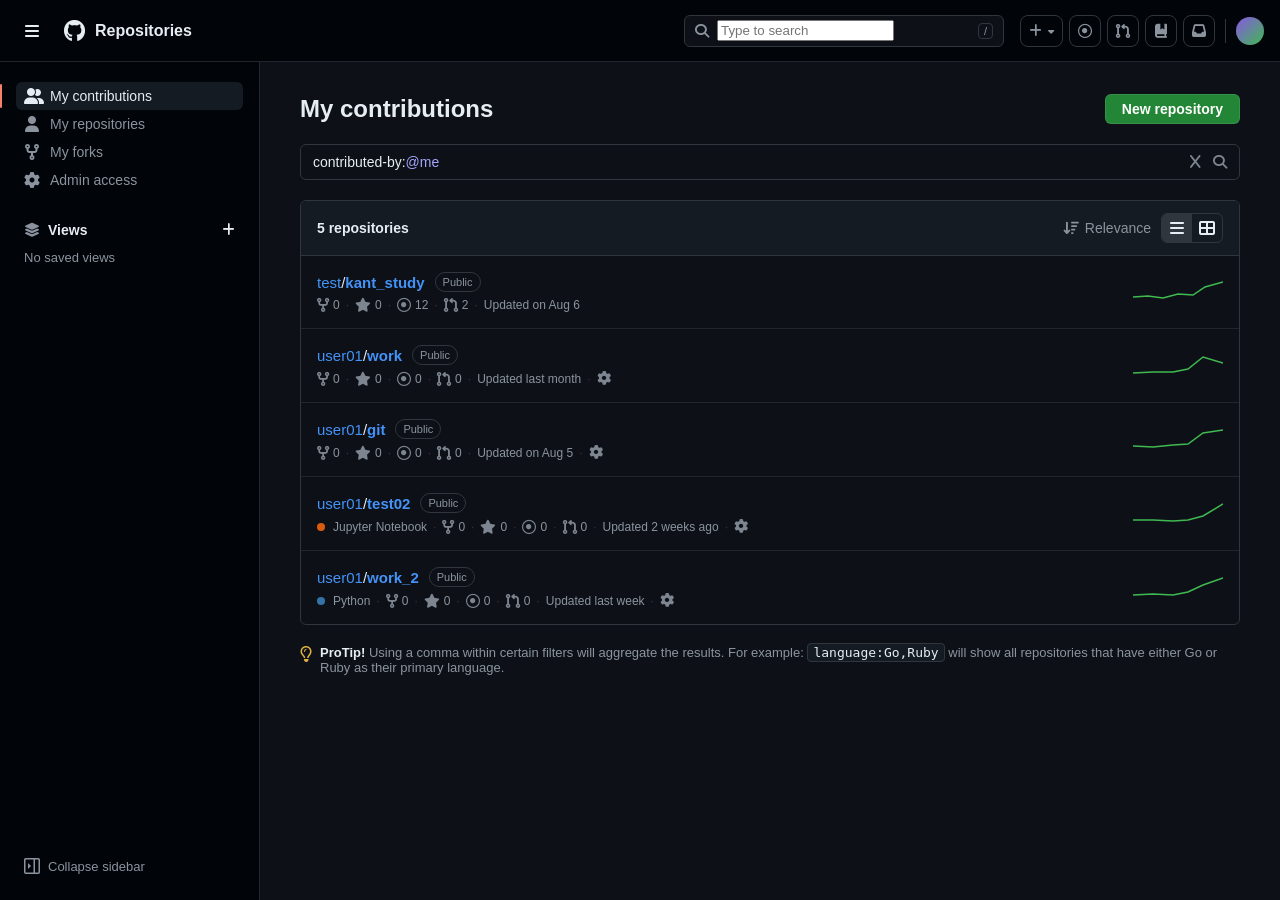
<file: 12.html>
<!DOCTYPE html>
<html lang="ko">
<head>
<meta charset="UTF-8">
<title>Repositories</title>
<link rel="stylesheet" href="https://cdnjs.cloudflare.com/ajax/libs/font-awesome/6.5.1/css/all.min.css">
<link rel="stylesheet" href="style.css">
</head>
<body>

<!-- ============================================================
     [상단 헤더] 로고 + 검색창 + 우측 아이콘/아바타
     실제 GitHub와 동일하게 sticky 헤더는 아니지만, 스크롤해도
     항상 맨 위에 고정하고 싶다면 .top-header에 position:sticky;
     top:0; 을 추가하면 됨.
============================================================ -->
<header class="top-header">
  <!-- 햄버거 메뉴 버튼 (사이드바 접기/펼치기 용도, 현재는 클릭 동작 없음) -->
  <button class="icon-btn">
    <i class="fa-solid fa-bars"></i>
  </button>

  <!-- GitHub 옥토캣 로고 + "Repositories" 페이지 제목 -->
  <div class="logo-title">
    <i class="fa-brands fa-github"></i>
    <span>Repositories</span>
  </div>

  <!-- 중앙 검색창: "Type / to search" 안내 문구 + 단축키 뱃지 -->
  <div class="header-search">
  <div class="search-box">
    <i class="fa-solid fa-magnifying-glass search-box-icon"></i>
    <input
      type="text"
      class="search-input"
      placeholder="Type to search"
    >
    <span class="kbd">/</span>
  </div>
</div>

  <!-- 우측 아이콘 그룹: Font Awesome 아이콘으로 교체
       (+, circle-dot, pull-request, book-bookmark, inbox 순서) -->
  <div class="header-right">
    <button class="icon-btn-outline plus-btn"> <!-- 새 항목 만들기 (+) -->
      <i class="fa-solid fa-plus"></i>
      <i class="fa-solid fa-caret-down"></i>
    </button>
    <button class="icon-btn-outline"> <!-- 원형 점 아이콘 -->
      <i class="fa-regular fa-circle-dot"></i>
    </button>
    <button class="icon-btn-outline"> <!-- Pull Request 아이콘 -->
      <i class="fa-solid fa-code-pull-request"></i>
    </button>
    <button class="icon-btn-outline"> <!-- 북마크된 저장소 아이콘 -->
      <i class="fa-solid fa-book-bookmark"></i>
    </button>
    <button class="icon-btn-outline"> <!-- 받은편지함(Inbox) 아이콘 -->
      <i class="fa-solid fa-inbox"></i>
    </button>
    <div class="divider-v"></div> <!-- 아이콘군과 아바타를 시각적으로 분리하는 세로선 -->
    <span class="avatar"></span> <!-- 프로필 사진 자리 (실제 이미지 대신 그라데이션 원) -->
  </div>
</header>

<!-- ============================================================
     [전체 레이아웃] 사이드바(.sidebar) + 본문(.main)
============================================================ -->
<div class="layout">

  <!-- ---------- 좌측 사이드바 ---------- -->
  <aside class="sidebar">
    <nav>
      <!-- 현재 페이지: "My contributions" → active 클래스로 강조 표시 -->
      <div class="nav-item active">
        <i class="fa-solid fa-user-group"></i>
        My contributions
      </div>
      <div class="nav-item">
        <i class="fa-solid fa-user"></i>
        My repositories
      </div>
      <div class="nav-item">
        <i class="fa-solid fa-code-fork"></i>
        My forks
      </div>
      <div class="nav-item">
        <i class="fa-solid fa-gear"></i>
        Admin access
      </div>
    </nav>

    <!-- "Views" 섹션: 사용자가 만든 저장된 필터 뷰 목록 (현재는 비어있음) -->
    <div class="nav-section">
      <div class="nav-section-header">
        <span class="nav-section-title"><i class="fa-solid fa-layer-group"></i>Views</span>
        <i class="fa-solid fa-plus"></i>
        <!-- 새 뷰 추가용 "+" 아이콘 -->
      </div>
      <div class="no-saved-views">No saved views</div>
    </div>

    <!-- 사이드바를 접는 버튼. margin-top:auto CSS 덕분에 항상 최하단에 위치.
         fill 값은 currentColor 대신, 부모(.collapse-sidebar)에 지정된
         글자색과 같은 HEX 값(#8b949e)을 직접 넣었다. -->
    <div class="collapse-sidebar">
      <svg viewBox="0 0 16 16" fill="#8b949e"><path d="M6.823 7.823a.25.25 0 0 1 0 .354l-2.396 2.396A.25.25 0 0 1 4 10.396V5.604a.25.25 0 0 1 .427-.177Z"/><path d="M1.75 0h12.5C15.216 0 16 .784 16 1.75v12.5A1.75 1.75 0 0 1 14.25 16H1.75A1.75 1.75 0 0 1 0 14.25V1.75C0 .784.784 0 1.75 0ZM1.5 1.75v12.5c0 .138.112.25.25.25H9.5v-13H1.75a.25.25 0 0 0-.25.25ZM11 14.5h3.25a.25.25 0 0 0 .25-.25V1.75a.25.25 0 0 0-.25-.25H11Z"/></svg>
      Collapse sidebar
    </div>
  </aside>

  <!-- ---------- 본문(main) 영역 ---------- -->
  <main class="main">
   <div class="main-inner">

    <!-- 페이지 제목 + "New repository" 버튼 -->
    <div class="main-header">
      <h1>My contributions</h1>
      <button class="btn-primary">New repository</button>
    </div>

    <!-- 현재 적용된 필터 조건을 보여주는 바.
         "@me"는 하이라이트 색상을 줘서 필터 값임을 시각적으로 구분 -->
    <div class="filter-bar">
      <div class="filter-text">contributed-by:<span class="highlight">@me</span></div>
      <!-- 필터 초기화(X) 아이콘 -->
      <i class="fa-solid fa-x clear-btn"></i>
      <!-- 검색(돋보기) 아이콘 -->
      <i class="fa-solid fa-magnifying-glass"></i>
    </div>

    <!-- 저장소 목록을 담는 카드 패널 -->
    <div class="repo-panel">

      <!-- 패널 헤더: 총 개수 / 정렬 기준(Relevance) / 리스트-카드 보기 전환 -->
      <div class="panel-header">
        <span>5 repositories</span>
        <div class="panel-header-right">
          <div class="sort-dropdown">
            <!-- 위/아래 화살표가 있는 정렬 아이콘 -->
            <i class="fa-solid fa-arrow-down-wide-short"></i>
            Relevance
          </div>
          <!-- 리스트형/카드형 보기 전환 버튼 2개 (첫 번째가 현재 선택 상태) -->
          <div class="view-toggle">
            <button class="icon-btn"> <!-- 가로줄 3개: 리스트 보기 (현재 활성) -->
              <i class="fa-solid fa-bars"></i>
            </button>
            <button class="icon-btn"> <!-- 2x2 격자: 카드/그리드 보기 -->
              <i class="fa-solid fa-table-cells-large"></i>
            </button>
          </div>
        </div>
      </div>

      <!-- ==========================================================
           [저장소 행 #1]
           - fork 0 · star 0 · watch 12 · PR 2 · Aug 6에 업데이트
           - 오른쪽에 최근 활동을 나타내는 스파크라인(꺾은선) 그래프
      ========================================================== -->
      <div class="repo-row">
        <div class="repo-main">
          <div class="repo-name">
            <span><span class="owner">test</span>/<span class="name">kant_study</span></span>
            <span class="badge">Public</span>
          </div>
          <div class="repo-meta">
            <!-- fork 아이콘 + 개수 -->
            <span class="stat-item"><i class="fa-solid fa-code-fork"></i>0</span>
            <span class="dot">·</span>
            <!-- star(별) 아이콘 + 개수 -->
            <span class="stat-item"><i class="fa-solid fa-star"></i>0</span>
            <span class="dot">·</span>
            <!-- issue(이슈) 아이콘 + 개수 -->
            <span class="stat-item"><i class="fa-regular fa-circle-dot"></i>12</span>
            <span class="dot">·</span>
            <!-- pull request 아이콘 + 개수 -->
            <span class="stat-item"><i class="fa-solid fa-code-pull-request"></i>2</span>
            <span class="dot">·</span>
            <span>Updated on Aug 6</span>
          </div>
        </div>
        <!-- 최근 활동 추이를 보여주는 미니 그래프. polyline의 points 좌표만
             바꾸면 그래프 모양이 바뀐다 (x,y 좌표쌍을 공백으로 나열) -->
        <svg class="sparkline" width="90" height="26" viewBox="0 0 90 26"><polyline points="0,18 15,17 30,19 45,15 60,16 72,8 90,3" fill="none" stroke="#3fb950" stroke-width="1.5"/></svg>
      </div>

      <!-- ==========================================================
           [저장소 행 #2]
      ========================================================== -->
      <div class="repo-row">
        <div class="repo-main">
          <div class="repo-name">
            <span><span class="owner">user01</span>/<span class="name">work</span></span>
            <span class="badge">Public</span>
          </div>
          <div class="repo-meta">
            <span class="stat-item"><i class="fa-solid fa-code-fork"></i>0</span>
            <span class="dot">·</span>
            <span class="stat-item"><i class="fa-solid fa-star"></i>0</span>
            <span class="dot">·</span>
            <span class="stat-item"><i class="fa-regular fa-circle-dot"></i>0</span>
            <span class="dot">·</span>
            <span class="stat-item"><i class="fa-solid fa-code-pull-request"></i>0</span>
            <span class="dot">·</span>
            <span>Updated last month</span>
            <span class="dot">·</span>
            <!-- 저장소 설정(톱니바퀴) 아이콘: 소유한 저장소에만 노출됨 -->
            <span class="gear-icon"><i class="fa-solid fa-gear"></i></span>
          </div>
        </div>
        <svg class="sparkline" width="90" height="26" viewBox="0 0 90 26"><polyline points="0,20 20,19 40,19 55,16 70,4 90,10" fill="none" stroke="#3fb950" stroke-width="1.5"/></svg>
      </div>

      <!-- [저장소 행 #3] -->
      <div class="repo-row">
        <div class="repo-main">
          <div class="repo-name">
            <span><span class="owner">user01</span>/<span class="name">git</span></span>
            <span class="badge">Public</span>
          </div>
          <div class="repo-meta">
            <span class="stat-item"><i class="fa-solid fa-code-fork"></i>0</span>
            <span class="dot">·</span>
            <span class="stat-item"><i class="fa-solid fa-star"></i>0</span>
            <span class="dot">·</span>
            <span class="stat-item"><i class="fa-regular fa-circle-dot"></i>0</span>
            <span class="dot">·</span>
            <span class="stat-item"><i class="fa-solid fa-code-pull-request"></i>0</span>
            <span class="dot">·</span>
            <span>Updated on Aug 5</span>
            <span class="dot">·</span>
            <span class="gear-icon"><i class="fa-solid fa-gear"></i></span>
          </div>
        </div>
        <svg class="sparkline" width="90" height="26" viewBox="0 0 90 26"><polyline points="0,19 20,20 40,18 55,17 70,6 90,3" fill="none" stroke="#3fb950" stroke-width="1.5"/></svg>
      </div>

      <!-- [저장소 행 #4] -->
      <div class="repo-row">
        <div class="repo-main">
          <div class="repo-name">
            <span><span class="owner">user01</span>/<span class="name">test02</span></span>
            <span class="badge">Public</span>
          </div>
          <div class="repo-meta">
            <!-- 언어 색상 점 + 언어명: GitHub는 저장소 내 코드 비율이 가장 높은
                 언어 하나만 이 자리에 표시한다 -->
            <span class="lang-dot jupyter"></span><span>Jupyter Notebook</span>
            <span class="dot">·</span>
            <span class="stat-item"><i class="fa-solid fa-code-fork"></i>0</span>
            <span class="dot">·</span>
            <span class="stat-item"><i class="fa-solid fa-star"></i>0</span>
            <span class="dot">·</span>
            <span class="stat-item"><i class="fa-regular fa-circle-dot"></i>0</span>
            <span class="dot">·</span>
            <span class="stat-item"><i class="fa-solid fa-code-pull-request"></i>0</span>
            <span class="dot">·</span>
            <span>Updated 2 weeks ago</span>
            <span class="dot">·</span>
            <span class="gear-icon"><i class="fa-solid fa-gear"></i></span>
          </div>
        </div>
        <svg class="sparkline" width="90" height="26" viewBox="0 0 90 26"><polyline points="0,19 20,19 40,20 55,19 70,15 90,3" fill="none" stroke="#3fb950" stroke-width="1.5"/></svg>
      </div>

      <!-- [저장소 행 #5]-->
      <div class="repo-row">
        <div class="repo-main">
          <div class="repo-name">
            <span><span class="owner">user01</span>/<span class="name">work_2</span></span>
            <span class="badge">Public</span>
          </div>
          <div class="repo-meta">
            <span class="lang-dot python"></span><span>Python</span>
            <span class="dot">·</span>
            <span class="stat-item"><i class="fa-solid fa-code-fork"></i>0</span>
            <span class="dot">·</span>
            <span class="stat-item"><i class="fa-solid fa-star"></i>0</span>
            <span class="dot">·</span>
            <span class="stat-item"><i class="fa-regular fa-circle-dot"></i>0</span>
            <span class="dot">·</span>
            <span class="stat-item"><i class="fa-solid fa-code-pull-request"></i>0</span>
            <span class="dot">·</span>
            <span>Updated last week</span>
            <span class="dot">·</span>
            <span class="gear-icon"><i class="fa-solid fa-gear"></i></span>
          </div>
        </div>
        <svg class="sparkline" width="90" height="26" viewBox="0 0 90 26"><polyline points="0,20 20,19 40,20 55,17 70,10 90,3" fill="none" stroke="#3fb950" stroke-width="1.5"/></svg>
      </div>
    </div>

    <!-- 하단 사용 팁 안내 문구 -->
    <div class="tip-box">
      <i class="fa-regular fa-lightbulb"></i>
      <div><b>ProTip!</b> Using a comma within certain filters will aggregate the results. For example: <code>language:Go,Ruby</code> will show all repositories that have either Go or Ruby as their primary language.</div>
    </div>
   </div>
  </main>
</div>

</body>
</html>
</file>
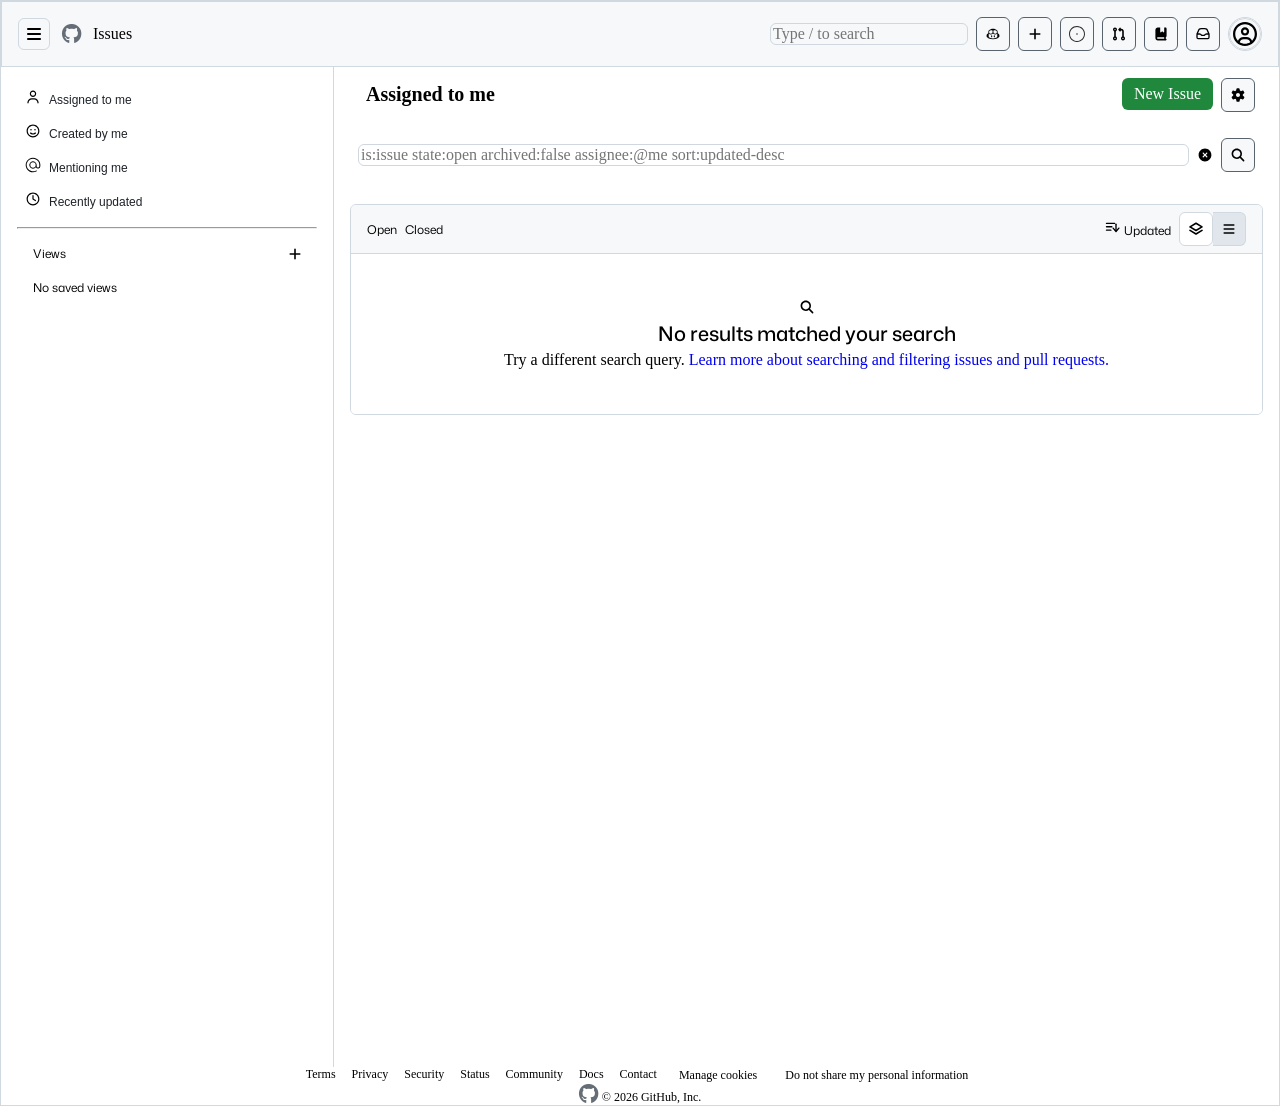
<file: Issues.html>
<!DOCTYPE html>
<html>
    <head>
        <meta charset="utf-8">
        <title>Assigned to me · Issues</title>
        <!-- Font Awesome 링크 -->
        <link rel="stylesheet" href="https://cdnjs.cloudflare.com/ajax/libs/font-awesome/6.5.2/css/all.min.css">
        <link href="https://fonts.googleapis.com/css2?family=Jua&family=Mona+Sans:ital,wght@0,200..900;1,200..900&display=swap" rel="stylesheet">
        <link rel="stylesheet" type="text/css" href="Issues.css">
    </head>
    <body>
        <style>
            @import url('https://fonts.googleapis.com/css2?family=Jua&family=Mona+Sans:ital,wght@0,200..900;1,200..900&display=swap');
            .Views {
                font-family: 'Mona Sans', sans-serif; 
                font-size: 12px;
                font-weight: 400;
            }

            .ViewsBelow {
                font-family: 'Mona Sans', sans-serif; 
                font-size: 12px;                
            }

            .font20 {
                font-family: 'Mona Sans', sans-serif; 
                font-size: 20px;
                font-weight: 500;
                margin: 4px;
            }

            .font14 {
                font-family: 'Mona Sans', sans-serif; 
                font-size: 14px;
            }


        </style>
        <div>
            <div>
                <span></span>
                <div>
                    <header>
                        <div class="HeaderBox">
                            <!-- 왼쪽 버튼 / 로고 -->
                            <div class="headerbox headerbox-left">
                                <button type="button"  class="button-3bar headerbox-1">
                                    <i class="fa-solid fa-bars"></i>
                                </button>
                                <a aria-label="GitHub Homepage" class="footer-octicon-header mr-2 headerbox-1" href="https://github.com">
                                    <i class="fa-brands fa-github headerbox-1" viewBox></i>
                                </a>
                                <nav class="headerbox-1">Issues</nav>
                            </div>
                            <!-- 서치 바 -->
                            <!-- 상호작용 버튼 -->
                            <div class="headerbox headerbox-right">
                                <!-- 버튼 모음 -->
                                <div class="headerbox-2">
                                    <div class="SearchModule">
                                        <input id="searchtext" name="searchtext" type="text" placeholder="Type / to search" style="flex:1;min-width:120px">
                                    </div>
                                </div>
                                <button type="button" class="copilot">
                                    <img src="/svg/copilot-brands-solid-full.svg" width="16" height="16">
                                </button>
                                <button type="button" class="plus">
                                    <img src="/svg/plus-solid-full.svg" width="16" height="16">
                                </button>
                                <button type="button" class="circle-dot">
                                    <img src="/svg/Circle_with_Central_Point.svg" width="16" height="16">
                                </button>
                                <button type="button"  class="pull-request">
                                    <img src="/svg/code-pull-request-solid-full.svg" width="16" height="16">
                                </button>
                                <button type="button" class="repository">
                                    <img src="/svg/book-bookmark-solid-full.svg" width="16" height="16">
                                </button>
                                <!-- 알림 -->
                                <div class="headerbox headerbuttons notification">
                                    <button type="button"  class="notification">
                                        <img src="/svg/inbox-alt-1-svgrepo-com.svg" width="16" height="16">
                                    </button>
                                </div>
                                <!-- 프로필 버튼 -->
                                <div class="headerbox headerbuttons profile">
                                    <button type="button"  class="profile">
                                        <img src="/svg/circle-user-regular-full.svg" width="16" height="16">
                                    </button>
                                </div>
                            </div>
                        </div>
                    </header>
                </div>
                <!-- 바디 -->
                <div>
                <main>
                    <div class="wrapper">
                        <!-- 1. 좌측 사이드바 (wrapper의 첫 번째 자식) -->
                        <div class="asideBar">
                            <aside>
                                <nav>
                                    <ul class="ActionList">
                                        <li class="ActionListItem">
                                            <a href="https://github.com/issues/assigned" class="ActionListContent">
                                                <span class="ActionListSpacer">
                                                    <div>
                                                        <img src="/svg/user-regular-full.svg" width="16" height="16" alt="User">
                                                    </div>
                                                </span>
                                                <span class="textLines">Assigned to me</span>
                                            </a>
                                        </li>
                                        <li class="ActionListItem">
                                            <a href="https://github.com/issues/created">
                                                <span>
                                                    <div>
                                                        <img src="/svg/face-smile-regular-full.svg" width="16" height="16" alt="Created">
                                                    </div>
                                                </span>
                                                <span class="textLines">Created by me</span>
                                            </a>
                                        </li>
                                        <li class="ActionListItem">
                                            <a href="https://github.com/issues/mentioned">
                                                <span>
                                                    <div>
                                                        <img src="/svg/mention-svgrepo-com.svg" width="16" height="16" alt="Mentioned">
                                                    </div>
                                                </span>
                                                <span class="textLines">Mentioning me</span>
                                            </a>
                                        </li>
                                        <li class="ActionListItem">
                                            <a href="https://github.com/issues/recent">
                                                <span>
                                                    <div>
                                                        <img src="/svg/clock-regular-full.svg" width="16" height="16" alt="Recent">
                                                    </div>
                                                </span>
                                                <span class="textLines">Recently updated</span>
                                            </a>
                                        </li>
                                    </ul>
                                </nav>

                                <!-- Views 사이드바 -->
                                <div class="ViewsHead">
                                    <hr>
                                    <div id="view-plus">
                                        <div class="Views">Views</div>
                                        <div>
                                            <button type="button" id="viewplus" class="SidebarViewsPlus">
                                                <img src="/svg/plus-solid-full.svg" width="16" height="16">
                                            </button>
                                        </div>
                                    </div>
                                    <div class="ViewsBelow">No saved views</div>
                                </div>
                            </aside>
                        </div>

                        <!-- 2. 우측 메인 콘텐츠 (wrapper의 두 번째 자식) -->
                        <div id="main-content">
                            <div class="inner">
                                <!-- Assigned to me 헤더 -->
                                <div class="justpadding">
                                    <div id="main-header">
                                        <div class="textLeftLargeAccent">Assigned to me</div>
                                        <div class="content-head-button">
                                            <div>
                                                <button type="button" class="NewIssue">New Issue</button>
                                            </div>
                                            <div id="setting" class="Gear">
                                                <button type="button" class="gear">
                                                    <img src="/svg/gear-solid-full.svg" width="16" height="16">
                                                </button>
                                            </div>
                                        </div>
                                    </div>
                                    <div class="inputbar">
                                        <input id="searchtext2" name="searchtext" type="text" placeholder="is:issue state:open archived:false assignee:@me sort:updated-desc" style="flex:1;min-width:120px">
                                        <button type="button" class="transparentbutton">
                                            <img src="/svg/circle-xmark-solid-full.svg" width="16" height="16">
                                        </button>
                                        <button type="button">
                                            <img src="/svg/magnifying-glass-solid-full.svg" width="16" height="16">
                                        </button>
                                    </div>
                                </div>
                                <!-- 아래 탭 -->
                                <div id="contentundertab">
                                    <div class="boxradius">
                                        <div class="top-wrap">
                                            <div class="openclosed">
                                                <span class="font14">Open</span>
                                                <span class="font14">Closed</span>
                                            </div>
                                            <div class="updatedbutton">
                                                <div>
                                                    <span><img src="/svg/sorting.svg" width="16" height="16"></span>
                                                    <span class="font14">Updated</span>
                                                </div>
                                                <div class="buttoncombine">
                                                    <img src="/svg/layers.svg" width="16" height="16" class="buttonwhite">
                                                    <img src="/svg/bars-solid-full.svg" width="16" height="16" class="buttontransparent">
                                                </div>
                                            </div>
                                        </div>
                                    
                                        <div class="results">
                                            <div>
                                                <img src="/svg/magnifying-glass-solid-full.svg" width="16" height="16"> <div class="font20">No results matched your search</div>
                                                

                                                    <div>
                                                        Try a different search query.
                                                        <a href="https://docs.github.com/en/issues/tracking-your-work-with-issues/using-issues/filtering-and-searching-issues-and-pull-requests">
                                                            Learn more about searching and filtering issues and pull requests.
                                                        </a>
                                                    </div>
                                            </div>
                                        </div>
                                    </div>
                                </div>
                            </div>
                        </div>
                    </div>
                </main> 
                </div>
                <!-- footer -->
                <div class="footer-footer">
                    <footer>
                        <h2 class="sr-only">Footer</h2>
                        <!-- 아래 상태 칸 나눔 -->
                        <div class="d-flex flex-justify-center flex-items-center flex-column-reverse flex-lg-row flex-wrap flex-lg-nowrap">
                            <!-- 로고랑 Inc -->
                            <div>
                                <a aria-label="GitHub Homepage" class="footer-octicon mr-2" href="https://github.com">
                                    <i class="fa-brands fa-github" viewBox></i>
                                </a>
                                <span>© 2026 GitHub, Inc.</span>
                            </div>
                            <!-- 글자 -->
                            <nav>
                                <h3 class="sr-only" id=""sr-footer-heading>Footer navigation</h3>
                                <ul class="list-style-none d-flex flex-justify-center flex-wrap mb-2 mb-lg-0" aria-labelledby="sr-footer-heading">
                                    <li class="mx-2">
                                        <a href="https://docs.github.com/site-policy/github-terms/github-terms-of-service" class="Link--secondary Link">Terms</a>
                                    </li>
                                    <li class="mx-2">
                                        <a href="https://docs.github.com/site-policy/privacy-policies/github-privacy-statement" class="Link--secondary Link">Privacy</a>
                                    </li>
                                    <li class="mx-2">
                                        <a href="https://github.com/security" class="Link--secondary Link">Security</a>
                                    </li>
                                    <li class="mx-2">
                                        <a href="https://www.githubstatus.com/" class="Link--secondary Link">Status</a>
                                    </li>
                                    <li class="mx-2">
                                        <a href="https://github.community/" class="Link--secondary Link">Community</a>
                                    </li>
                                    <li class="mx-2">
                                        <a href="https://docs.github.com/" class="Link--secondary Link">Docs</a>
                                    </li>
                                    <li class="mx-2">
                                        <a href="https://support.github.com?tags=dotcom-footer" class="Link--secondary Link">Contact</a>
                                    </li>
                                    <li class="mx-2">
                                        <button type="button" class="Link--secondary underline-on-hover border-0 p-0 color-bg-transparent" data-action="click:cookie-consent-link#showConsentManagement">
                                            Manage cookies
                                        </button>
                                    </li>
                                    <li class="mx-2">
                                        <button type="button" class="Link--secondary underline-on-hover border-0 p-0 color-bg-transparent text-left" data-action="click:cookie-consent-link#showConsentManagement">
                                            Do not share my personal information
                                        </button>
                                    </li>
                                </ul>
                            </nav>
                        </div>
                    </footer>
                </div>
                </div>
                <div></div>
            <div></div>
        </div>
    </body>
</html>
</file>
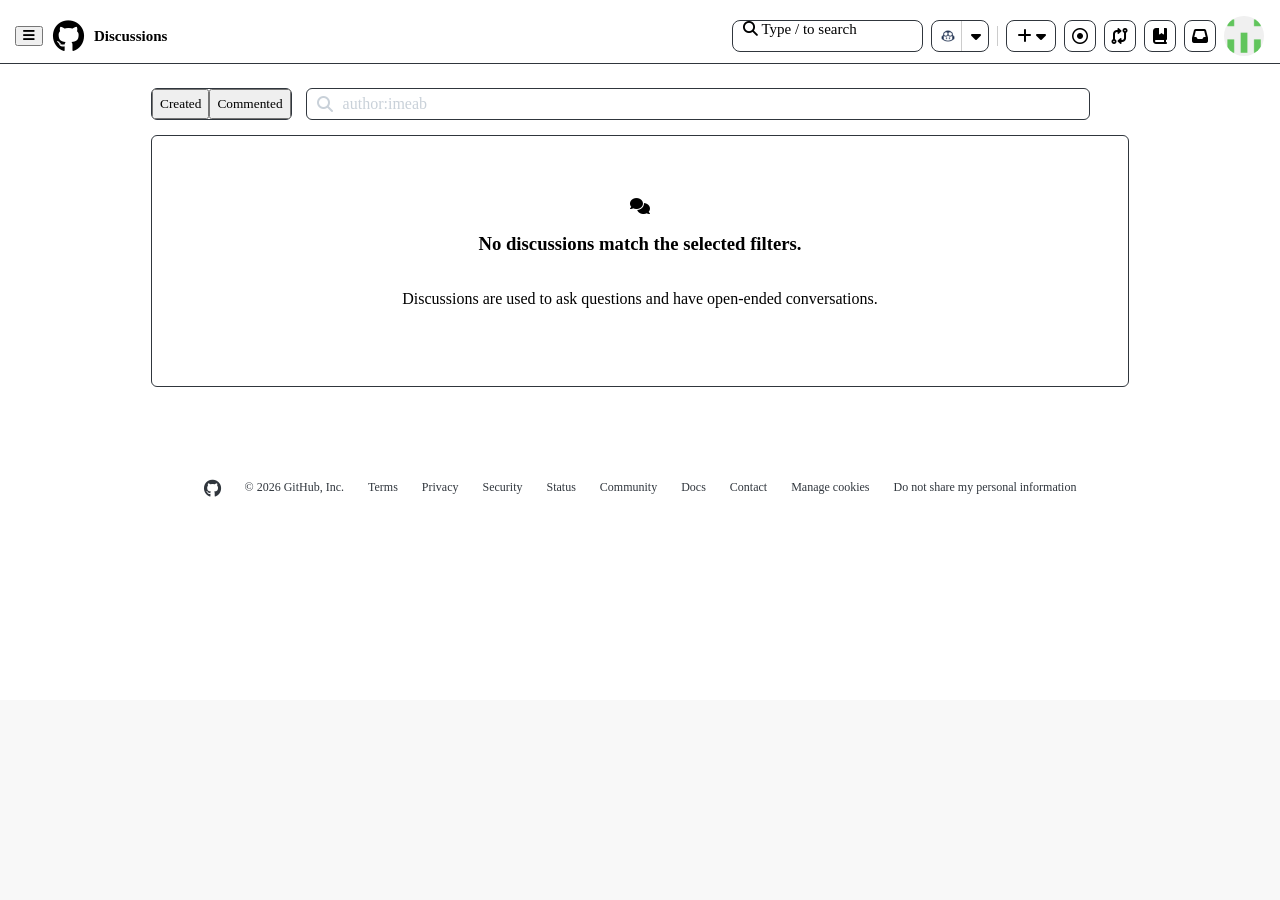
<file: discussions/discussions.html>
<!DOCTYPE html>
<html lang="en" data-color-mode="auto">
<head>
    <meta charset="UTF-8">
    <meta name="viewport" content="width=device-width, initial-scale=1.0">
    <title>Discussions</title>
    <link rel="stylesheet" href="https://cdnjs.cloudflare.com/ajax/libs/font-awesome/6.5.1/css/all.min.css">
    <link rel="stylesheet" type="text/css" href="discussions.css">
</head>
<body>
    <header>
        
           
        <div class="git_head">
            <div class="head_first">
                <div class="git_logo">
                    <button class="head_nav cursor_on fa-mosaic fa-solid fa-bars"></button>
                    <i class="fa-brands fa-github" class="git"></i>
                    <span class="styles-module__contextCrumbLast__tI2e3"></span>

                    <strong>Discussions</strong>
                </div>
            </div> 
                     
    
    
        
                  
                
            <div class="head_third">
                
                <div class="top-search">
                    <i class="fa-solid fa-magnifying-glass"></i>  Type / to search
                      
                </div>
                
                <div class="icon-box">
                    <img src="images/copilot-brands-solid.png" class="copliot">
                    <i class="fa-solid fa-caret-down"></i>
                </div>
                <div class="divider"></div>
                <div class="icon-box2">
                    <i class="fa-solid fa-plus"></i>
                    &nbsp;
                    <i class="fa-solid fa-caret-down"></i>
                </div>
                <div class="icon-box3">
                    <i class="fa-regular fa-circle-dot"></i>
                </div>
                <div class="icon-box4">
                    <i class="fa-solid fa-code-compare"></i>
                </div>
                <div class="icon-box5">
                    <i class="fa-solid fa-book-bookmark"></i>
                </div>
                <div class="icon-box6">
                    <i class="fa-solid fa-inbox"></i>
                </div>
                <div class="user_menu">
                    <!--<img src="images/312277608.png"> -->
                </div>
            </div>    
            
                 
        </div>
    </header>
    <main>

        <div class="content">
            <div class="filter-row">
                <div class="tabs">
                    <button class="active">Created</button>
                    <button>Commented</button>
                </div>
            <div class="search-box">
                <i class="fa-solid fa-magnifying-glass"></i> author:imeab
            
            </div>
            
        </div>
        <section class="empty-box">
                <div class="talk-icon"></div>
                <i class="fa-solid fa-comments"></i>
                <h3>No discussions match the selected filters.</h3>
                <p>Discussions are used to ask questions and have open-ended conversations.</p>
        </section>
    

        <footer>
            
               
            <div class="footer-menu">
                <i class="fa-brands fa-github"></i>
                <span>© 2026 GitHub, Inc.</span>
                <a href="javascript:void(0)">Terms</a>
                <a href="javascript:void(0)">Privacy</a>
                <a href="javascript:void(0)">Security</a>
                <a href="javascript:void(0)">Status</a>
                <a href="javascript:void(0)">Community</a>
                <a href="javascript:void(0)">Docs</a>
                <a href="javascript:void(0)">Contact</a>
                <a href="javascript:void(0)">Manage cookies</a>
                <a href="javascript:void(0)">Do not share my personal information</a>
            </div>


        </footer>
    </main>
    
</body>
</html>
</file>
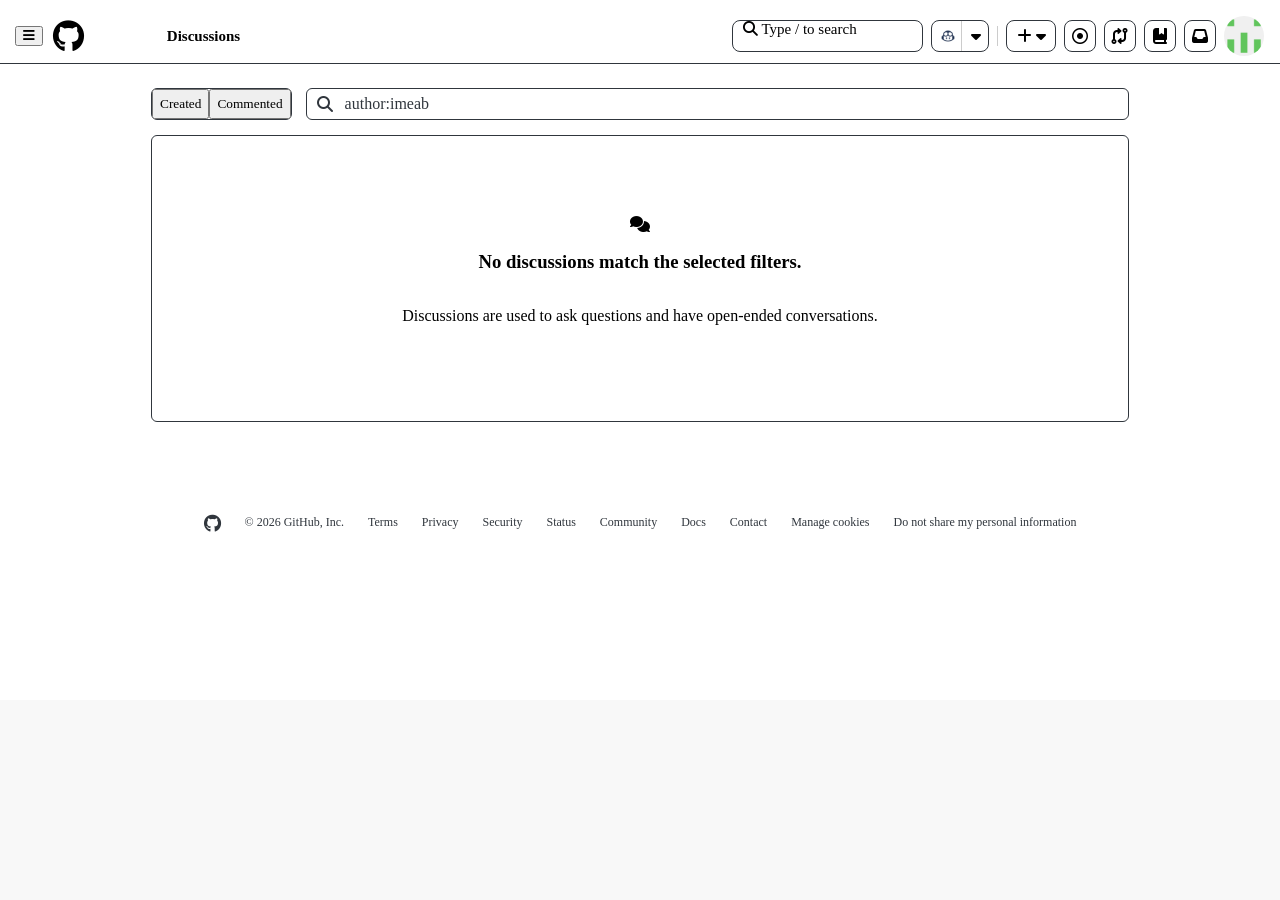
<file: Discussions/Discussions.html>
<!DOCTYPE html>
<html lang="en" data-color-mode="auto">
<head>
    <meta charset="UTF-8">
    <meta name="viewport" content="width=device-width, initial-scale=1.0">
    <title>Discussions</title>
    <link rel="stylesheet" href="https://cdnjs.cloudflare.com/ajax/libs/font-awesome/6.5.1/css/all.min.css">
    <link rel="stylesheet" type="text/css" href="css/style.css">
</head>
<body>
    <header>
        
           
        <div class="git_head">
            <div class="head_first">
                <div class="git_logo">
                    <button class="head_nav cursor_on fa-mosaic fa-solid fa-bars" aria-label="메뉴 열기"></button>
                    <i class="fa-brands fa-github git"></i>
                    <span class="styles-module__contextCrumbLast__tI2e3"></span>

                    <strong>Discussions</strong>
                </div>
            </div> 
                     
    
    
        
                  
                
            <nav class="head_third" aria-label="Global">
                <div class="top-search">
                    <i class="fa-solid fa-magnifying-glass"></i>  Type / to search
                      
                </div>
                
                <div class="icon-box">
                    <img src="images/copilot-brands-solid.png" class="copliot" alt="Copilot">
                    <i class="fa-solid fa-caret-down"></i>
                </div>
                <div class="divider" aria-hidden="true"></div>
                <div class="icon-box2" title="새로 만들기" aria-label="새로 만들기">
                    <i class="fa-solid fa-plus"></i>
                    &nbsp;
                    <i class="fa-solid fa-caret-down"></i>
                </div>
                <div class="icon-box3" title="Issues" aria-label="Issues">
                    <i class="fa-regular fa-circle-dot"></i>
                </div>
                <div class="icon-box4" title="Pull requests" aria-label="Pull requests">
                    <i class="fa-solid fa-code-compare"></i>
                </div>
                <div class="icon-box5" title="Repositories" aria-label="Repositories">
                    <i class="fa-solid fa-book-bookmark"></i>
                </div>
                <div class="icon-box6" title="알림" aria-label="알림">
                    <i class="fa-solid fa-inbox"></i>
                </div>
                <div class="user_menu">
                    <!--<img src="images/312277608.png"> -->
                </div>
            </nav>
            
                 
        </div>
    </header>
    <main>

        <div class="content">
            <div class="filter-row">
                <div class="tabs">
                    <button class="active">Created</button>
                    <button>Commented</button>
                </div>
            <form class="search-box" role="search">
                <label for="discussion-search" class="sr-only">Search discussions</label>
                <i class="fa-solid fa-magnifying-glass" aria-hidden="true"></i>
                <input id="discussion-search" type="search" value="author:imeab">
            </form>
            
        </div>
        <section class="empty-box">
                <div class="talk-icon"></div>
                <i class="fa-solid fa-comments"></i>
                <h3>No discussions match the selected filters.</h3>
                <p>Discussions are used to ask questions and have open-ended conversations.</p>
        </section>
        </div>
    </main>

    <footer>
            <nav class="footer-menu" aria-label="Footer">
                <i class="fa-brands fa-github"></i>
                <span>© 2026 GitHub, Inc.</span>
                <a href="javascript:void(0)">Terms</a>
                <a href="javascript:void(0)">Privacy</a>
                <a href="javascript:void(0)">Security</a>
                <a href="javascript:void(0)">Status</a>
                <a href="javascript:void(0)">Community</a>
                <a href="javascript:void(0)">Docs</a>
                <a href="javascript:void(0)">Contact</a>
                <a href="javascript:void(0)">Manage cookies</a>
                <a href="javascript:void(0)">Do not share my personal information</a>
            </nav>
    </footer>

</body>
</html>
</file>
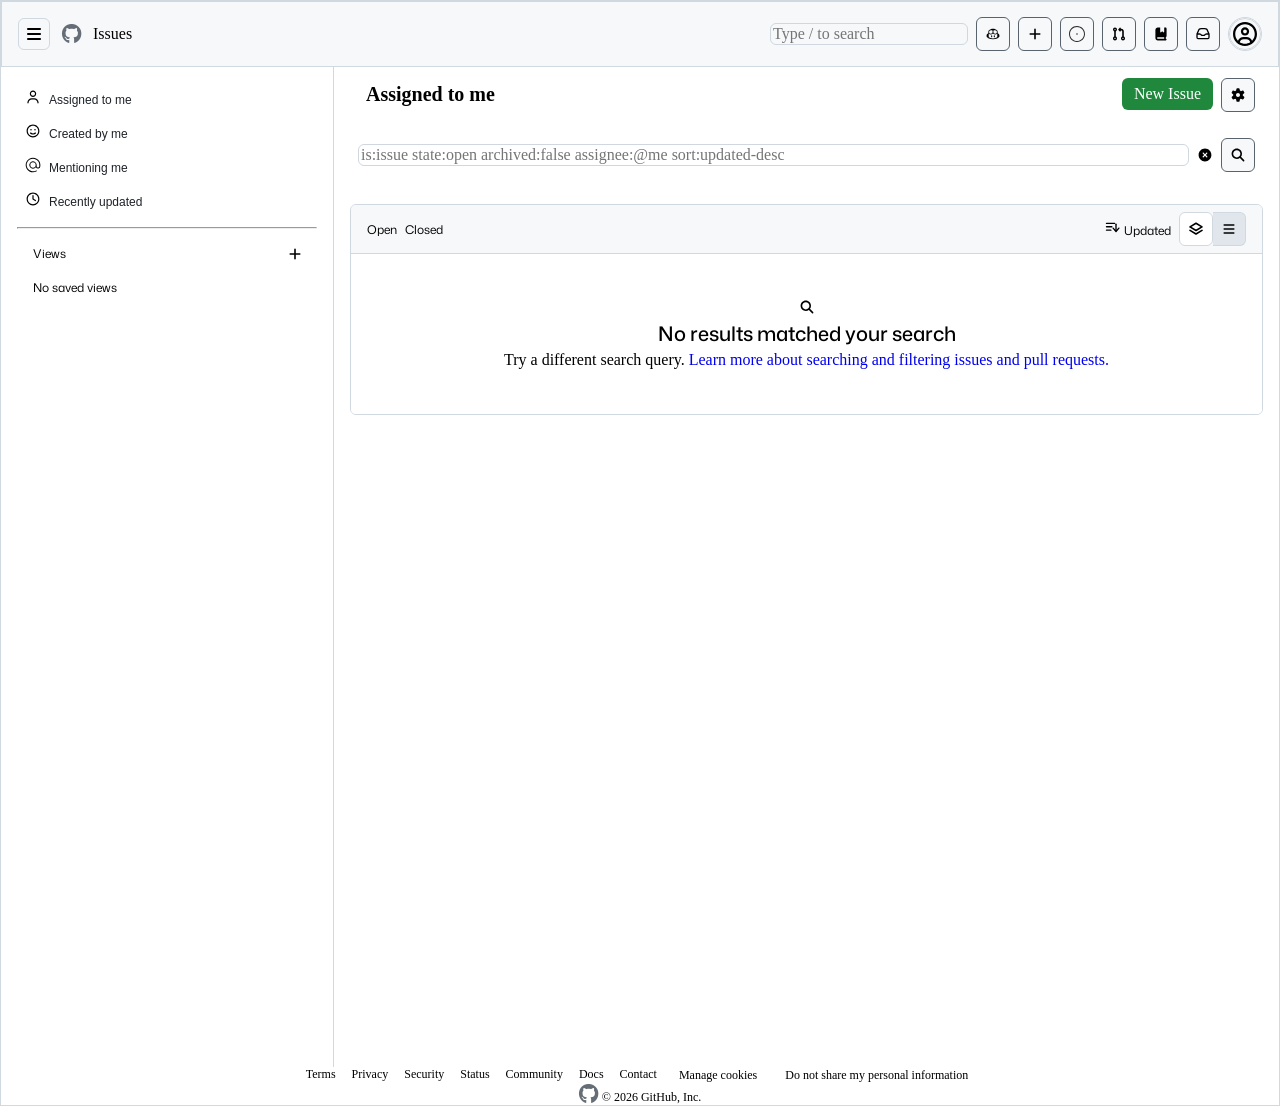
<file: issues/issues.html>
<!DOCTYPE html>
<html>
    <head>
        <meta charset="utf-8">
        <title>Assigned to me · Issues</title>
        <!-- Font Awesome 링크 -->
        <link rel="stylesheet" href="https://cdnjs.cloudflare.com/ajax/libs/font-awesome/6.5.2/css/all.min.css">
        <link href="https://fonts.googleapis.com/css2?family=Jua&family=Mona+Sans:ital,wght@0,200..900;1,200..900&display=swap" rel="stylesheet">
        <link rel="stylesheet" type="text/css" href="issues.css">
    </head>
    <body>
        <style>
            @import url('https://fonts.googleapis.com/css2?family=Jua&family=Mona+Sans:ital,wght@0,200..900;1,200..900&display=swap');
            .Views {
                font-family: 'Mona Sans', sans-serif; 
                font-size: 12px;
                font-weight: 400;
            }

            .ViewsBelow {
                font-family: 'Mona Sans', sans-serif; 
                font-size: 12px;                
            }

            .font20 {
                font-family: 'Mona Sans', sans-serif; 
                font-size: 20px;
                font-weight: 500;
                margin: 4px;
            }

            .font14 {
                font-family: 'Mona Sans', sans-serif; 
                font-size: 14px;
            }


        </style>
        <div>
            <div>
                <span></span>
                <div>
                    <header>
                        <div class="HeaderBox">
                            <!-- 왼쪽 버튼 / 로고 -->
                            <div class="headerbox headerbox-left">
                                <button type="button"  class="button-3bar headerbox-1">
                                    <i class="fa-solid fa-bars"></i>
                                </button>
                                <a aria-label="GitHub Homepage" class="footer-octicon-header mr-2 headerbox-1" href="https://github.com">
                                    <i class="fa-brands fa-github headerbox-1" viewBox></i>
                                </a>
                                <nav class="headerbox-1">Issues</nav>
                            </div>
                            <!-- 서치 바 -->
                            <!-- 상호작용 버튼 -->
                            <div class="headerbox headerbox-right">
                                <!-- 버튼 모음 -->
                                <div class="headerbox-2">
                                    <div class="SearchModule">
                                        <input id="searchtext" name="searchtext" type="text" placeholder="Type / to search" style="flex:1;min-width:120px">
                                    </div>
                                </div>
                                <button type="button" class="copilot">
                                    <img src="svg/copilot-brands-solid-full.svg" width="16" height="16">
                                </button>
                                <button type="button" class="plus">
                                    <img src="svg/plus-solid-full.svg" width="16" height="16">
                                </button>
                                <button type="button" class="circle-dot">
                                    <img src="svg/Circle_with_Central_Point.svg" width="16" height="16">
                                </button>
                                <button type="button"  class="pull-request">
                                    <img src="svg/code-pull-request-solid-full.svg" width="16" height="16">
                                </button>
                                <button type="button" class="repository">
                                    <img src="svg/book-bookmark-solid-full.svg" width="16" height="16">
                                </button>
                                <!-- 알림 -->
                                <div class="headerbox headerbuttons notification">
                                    <button type="button"  class="notification">
                                        <img src="svg/inbox-alt-1-svgrepo-com.svg" width="16" height="16">
                                    </button>
                                </div>
                                <!-- 프로필 버튼 -->
                                <div class="headerbox headerbuttons profile">
                                    <button type="button"  class="profile">
                                        <img src="svg/circle-user-regular-full.svg" width="16" height="16">
                                    </button>
                                </div>
                            </div>
                        </div>
                    </header>
                </div>
                <!-- 바디 -->
                <div>
                <main>
                    <div class="wrapper">
                        <!-- 1. 좌측 사이드바 (wrapper의 첫 번째 자식) -->
                        <div class="asideBar">
                            <aside>
                                <nav>
                                    <ul class="ActionList">
                                        <li class="ActionListItem">
                                            <a href="https://github.com/issues/assigned" class="ActionListContent">
                                                <span class="ActionListSpacer">
                                                    <div>
                                                        <img src="svg/user-regular-full.svg" width="16" height="16" alt="User">
                                                    </div>
                                                </span>
                                                <span class="textLines">Assigned to me</span>
                                            </a>
                                        </li>
                                        <li class="ActionListItem">
                                            <a href="https://github.com/issues/created">
                                                <span>
                                                    <div>
                                                        <img src="svg/face-smile-regular-full.svg" width="16" height="16" alt="Created">
                                                    </div>
                                                </span>
                                                <span class="textLines">Created by me</span>
                                            </a>
                                        </li>
                                        <li class="ActionListItem">
                                            <a href="https://github.com/issues/mentioned">
                                                <span>
                                                    <div>
                                                        <img src="svg/mention-svgrepo-com.svg" width="16" height="16" alt="Mentioned">
                                                    </div>
                                                </span>
                                                <span class="textLines">Mentioning me</span>
                                            </a>
                                        </li>
                                        <li class="ActionListItem">
                                            <a href="https://github.com/issues/recent">
                                                <span>
                                                    <div>
                                                        <img src="svg/clock-regular-full.svg" width="16" height="16" alt="Recent">
                                                    </div>
                                                </span>
                                                <span class="textLines">Recently updated</span>
                                            </a>
                                        </li>
                                    </ul>
                                </nav>

                                <!-- Views 사이드바 -->
                                <div class="ViewsHead">
                                    <hr>
                                    <div id="view-plus">
                                        <div class="Views">Views</div>
                                        <div>
                                            <button type="button" id="viewplus" class="SidebarViewsPlus">
                                                <img src="svg/plus-solid-full.svg" width="16" height="16">
                                            </button>
                                        </div>
                                    </div>
                                    <div class="ViewsBelow">No saved views</div>
                                </div>
                            </aside>
                        </div>

                        <!-- 2. 우측 메인 콘텐츠 (wrapper의 두 번째 자식) -->
                        <div id="main-content">
                            <div class="inner">
                                <!-- Assigned to me 헤더 -->
                                <div class="justpadding">
                                    <div id="main-header">
                                        <div class="textLeftLargeAccent">Assigned to me</div>
                                        <div class="content-head-button">
                                            <div>
                                                <button type="button" class="NewIssue">New Issue</button>
                                            </div>
                                            <div id="setting" class="Gear">
                                                <button type="button" class="gear">
                                                    <img src="svg/gear-solid-full.svg" width="16" height="16">
                                                </button>
                                            </div>
                                        </div>
                                    </div>
                                    <div class="inputbar">
                                        <input id="searchtext2" name="searchtext" type="text" placeholder="is:issue state:open archived:false assignee:@me sort:updated-desc" style="flex:1;min-width:120px">
                                        <button type="button" class="transparentbutton">
                                            <img src="svg/circle-xmark-solid-full.svg" width="16" height="16">
                                        </button>
                                        <button type="button">
                                            <img src="svg/magnifying-glass-solid-full.svg" width="16" height="16">
                                        </button>
                                    </div>
                                </div>
                                <!-- 아래 탭 -->
                                <div id="contentundertab">
                                    <div class="boxradius">
                                        <div class="top-wrap">
                                            <div class="openclosed">
                                                <span class="font14">Open</span>
                                                <span class="font14">Closed</span>
                                            </div>
                                            <div class="updatedbutton">
                                                <div>
                                                    <span><img src="svg/sorting.svg" width="16" height="16"></span>
                                                    <span class="font14">Updated</span>
                                                </div>
                                                <div class="buttoncombine">
                                                    <img src="svg/layers.svg" width="16" height="16" class="buttonwhite">
                                                    <img src="svg/bars-solid-full.svg" width="16" height="16" class="buttontransparent">
                                                </div>
                                            </div>
                                        </div>
                                    
                                        <div class="results">
                                            <div>
                                                <img src="svg/magnifying-glass-solid-full.svg" width="16" height="16"> <div class="font20">No results matched your search</div>
                                                

                                                    <div>
                                                        Try a different search query.
                                                        <a href="https://docs.github.com/en/issues/tracking-your-work-with-issues/using-issues/filtering-and-searching-issues-and-pull-requests">
                                                            Learn more about searching and filtering issues and pull requests.
                                                        </a>
                                                    </div>
                                            </div>
                                        </div>
                                    </div>
                                </div>
                            </div>
                        </div>
                    </div>
                </main> 
                </div>
                <!-- footer -->
                <div class="footer-footer">
                    <footer>
                        <h2 class="sr-only">Footer</h2>
                        <!-- 아래 상태 칸 나눔 -->
                        <div class="d-flex flex-justify-center flex-items-center flex-column-reverse flex-lg-row flex-wrap flex-lg-nowrap">
                            <!-- 로고랑 Inc -->
                            <div>
                                <a aria-label="GitHub Homepage" class="footer-octicon mr-2" href="https://github.com">
                                    <i class="fa-brands fa-github" viewBox></i>
                                </a>
                                <span>© 2026 GitHub, Inc.</span>
                            </div>
                            <!-- 글자 -->
                            <nav>
                                <h3 class="sr-only" id=""sr-footer-heading>Footer navigation</h3>
                                <ul class="list-style-none d-flex flex-justify-center flex-wrap mb-2 mb-lg-0" aria-labelledby="sr-footer-heading">
                                    <li class="mx-2">
                                        <a href="https://docs.github.com/site-policy/github-terms/github-terms-of-service" class="Link--secondary Link">Terms</a>
                                    </li>
                                    <li class="mx-2">
                                        <a href="https://docs.github.com/site-policy/privacy-policies/github-privacy-statement" class="Link--secondary Link">Privacy</a>
                                    </li>
                                    <li class="mx-2">
                                        <a href="https://github.com/security" class="Link--secondary Link">Security</a>
                                    </li>
                                    <li class="mx-2">
                                        <a href="https://www.githubstatus.com/" class="Link--secondary Link">Status</a>
                                    </li>
                                    <li class="mx-2">
                                        <a href="https://github.community/" class="Link--secondary Link">Community</a>
                                    </li>
                                    <li class="mx-2">
                                        <a href="https://docs.github.com/" class="Link--secondary Link">Docs</a>
                                    </li>
                                    <li class="mx-2">
                                        <a href="https://support.github.com?tags=dotcom-footer" class="Link--secondary Link">Contact</a>
                                    </li>
                                    <li class="mx-2">
                                        <button type="button" class="Link--secondary underline-on-hover border-0 p-0 color-bg-transparent" data-action="click:cookie-consent-link#showConsentManagement">
                                            Manage cookies
                                        </button>
                                    </li>
                                    <li class="mx-2">
                                        <button type="button" class="Link--secondary underline-on-hover border-0 p-0 color-bg-transparent text-left" data-action="click:cookie-consent-link#showConsentManagement">
                                            Do not share my personal information
                                        </button>
                                    </li>
                                </ul>
                            </nav>
                        </div>
                    </footer>
                </div>
                </div>
                <div></div>
            <div></div>
        </div>
    </body>
</html>
</file>
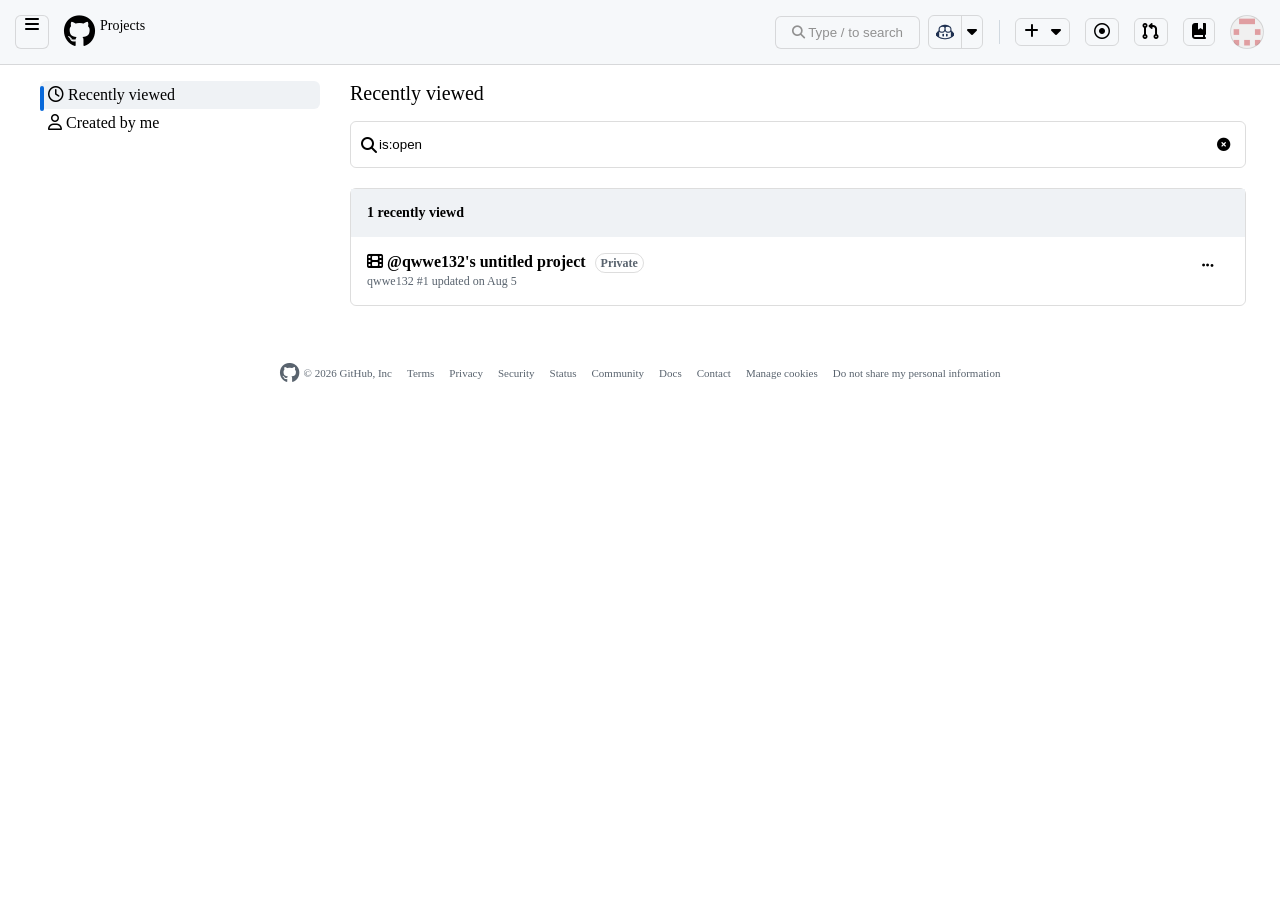
<file: project/project.html>
<!DOCTYPE html>
<head>
    <meta charset='utf-8'>
    <meta name='viewport' content='width=device-width, initial-scale=1'>
    <title>Project</title>
    <link rel='stylesheet' href='project.css'>
    <link rel="stylesheet" href="https://cdnjs.cloudflare.com/ajax/libs/font-awesome/6.5.1/css/all.min.css">
</head>
<body>
    <head>
        <div class="git_head">
            <div class="head_first">
                <details class="head_nav cursor_on">
                    <summary><i class="fa-mosaic fa-solid fa-bars"></i></summary>

                    <ul class="nav_menu">
                        <li>
                            <a href="javascript:void(0)">Home</a>
                        </li>
                        <li>
                            <a href="javascript:void(0)">All issues</a>
                        </li>
                        <li>
                            <a href="javascript:void(0)">All pull requests</a>
                        </li>
                        <li>
                            <a href="../repositories/repositories.html">All repositories</a>
                        </li>
                        <li>
                            <a href="javascript:void(0)">Projects</a>
                        </li>
                        <li>
                            <a href="../discussions/discussions.html">Discussions</a>
                        </li>
                        <li>
                            <a href="javascript:void(0)">Codespaces</a>
                        </li>
                    </ul>
                </details>
                <i class="fa-brands fa-github git_logo"></i>
            </div>
            <div class="head_second">
                <span class="head_title">Projects</span>
                <button class="search_btn cursor_on">
                    <i class="fa-solid fa-magnifying-glass"></i>
                    <span>Type / to search</span>
                </button>
            </div>
            <div class="head_third">
                <div class="buttons">
                    <div class="copilot">
                        <div class="copilot_icon cursor_on"></div>
                        <div class="copilot_arrow cursor_on">
                            <i class="fa-solid fa-caret-down"></i>
                        </div>
                    </div>
                    <div class="line"></div>
                    <div class="action_menu btn_box cursor_on">
                        <i class="fa-solid fa-plus"></i>
                        &nbsp;
                        <i class="fa-solid fa-caret-down"></i>
                    </div>
                    <div class="path btn_box cursor_on">
                        <i class="fa-regular fa-circle-dot"></i>
                    </div>
                    <div class="req btn_box cursor_on">
                        <i class="fa-solid fa-code-pull-request"></i>
                    </div>
                    <div class="repo btn_box cursor_on">
                        <i class="fa-solid fa-book-bookmark"></i>
                    </div>
                    <div class="user_menu">

                    </div>
                </div>
            </div>
        </div>
    </head>
    <main>
        <div class="main_wrap">
            <div class="left_wrap">
                <ul class="left_menu">
                    <li class="activate">
                        <i class="fa-regular fa-clock"></i>
                        <span>Recently viewed</span>
                    </li>
                    <li>
                        <i class="fa-regular fa-user"></i>
                        <span> Created by me</span>
                    </li>
                </ul>
            </div>
            <div class="right_wrap">
                <h2>Recently viewed</h2>
                <form id="search_form">
                    <div class="view_search">
                        <i class="fa-solid fa-magnifying-glass"></i>
                        <input class="search_input" type="text" name="search_input" value="is:open"/>
                        <button class="search_button">
                            <i class="fl fa-solid fa-circle-xmark"></i>
                        </button>
                    </div>
                </form>
                <div class="project_table">
                    <div class="table_head">
                        <span>1 recently viewd</span>
                    </div>
                    <div class="table_body">
                        <div class="body_left">
                            <div class="tb_title">
                                <i class="fa-solid fa-film"></i>
                                <a class="project_title">@qwwe132's untitled project</a>
                                <span class="project_type">Private</span>
                            </div>
                            <div>
                                <span class="author">qwwe132 #1 updated on Aug 5</span>
                            </div>
                        </div>  
                        <div class="body_right">
                            <button class="more_info">
                                <i class="fa-solid fa-ellipsis"></i>
                            </button>
                        </div>
                    </div>
                </div>
            </div>
        </div>
    </main>
    <footer>
        <div class="footer_wrap">
            <div class="ft_div">
                <i class="fa-brands fa-github git_ft_logo"></i>
                <span class="git_inc">© 2026 GitHub, Inc</span>
            </div>
            <div>
                <ul class="ft_link">
                    <li>
                        <a href="javascript:void(0)">Terms</a>
                    </li>
                    <li>
                        <a href="javascript:void(0)">Privacy</a>
                    </li>
                    <li>
                        <a href="javascript:void(0)">Security</a>
                    </li>
                    <li>
                        <a href="javascript:void(0)">Status</a>
                    </li>
                    <li>
                        <a href="javascript:void(0)">Community</a>
                    </li>
                    <li>
                        <a href="javascript:void(0)">Docs</a>
                    </li>
                    <li>
                        <a href="javascript:void(0)">Contact</a>
                    </li>
                    <li>
                        <a href="javascript:void(0)">Manage cookies</a>
                    </li>
                    <li>
                        <a href="javascript:void(0)">Do not share my personal information</a>
                    </li>
                </ul>
            </div>
        </div>
    </footer>
</body>
</html>
</file>
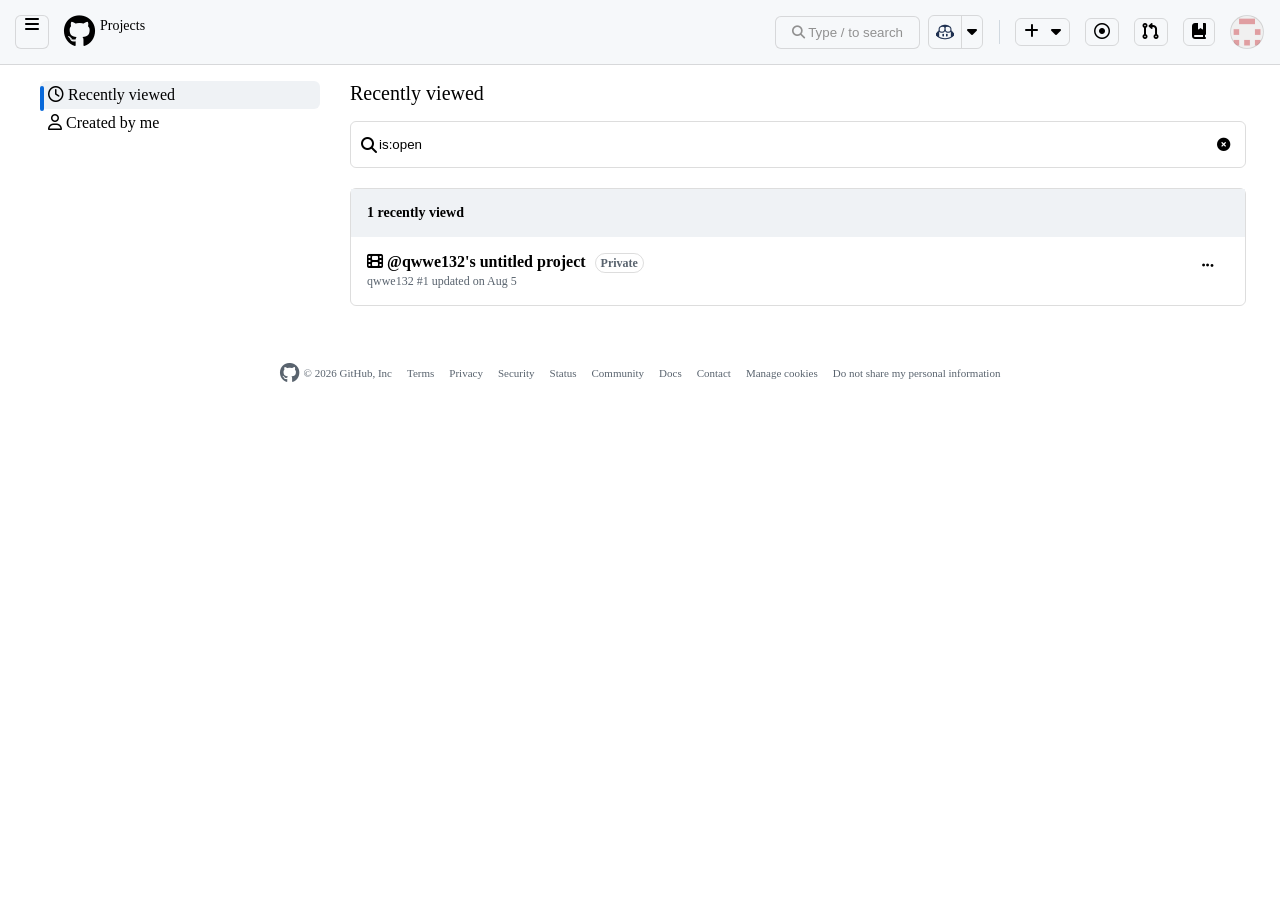
<file: project/project_page.html>
<!DOCTYPE html>
<head>
    <meta charset='utf-8'>
    <meta name='viewport' content='width=device-width, initial-scale=1'>
    <title>Project</title>
    <link rel='stylesheet' href='project_page_style.css'>
    <link rel="stylesheet" href="https://cdnjs.cloudflare.com/ajax/libs/font-awesome/6.5.1/css/all.min.css">
</head>
<body>
    <head>
        <div class="git_head">
            <div class="head_first">
                <details class="head_nav cursor_on">
                    <summary><i class="fa-mosaic fa-solid fa-bars"></i></summary>

                    <ul class="nav_menu">
                        <li>
                            <a href="javascript:void(0)">Home</a>
                        </li>
                        <li>
                            <a href="javascript:void(0)">All issues</a>
                        </li>
                        <li>
                            <a href="javascript:void(0)">All pull requests</a>
                        </li>
                        <li>
                            <a href="/project/repos/repositories.html">All repositories</a>
                        </li>
                        <li>
                            <a href="javascript:void(0)">Projects</a>
                        </li>
                        <li>
                            <a href="/Discussions/Discussions.html">Discussions</a>
                        </li>
                        <li>
                            <a href="javascript:void(0)">Codespaces</a>
                        </li>
                    </ul>
                </details>
                <i class="fa-brands fa-github git_logo"></i>
            </div>
            <div class="head_second">
                <span class="head_title">Projects</span>
                <button class="search_btn cursor_on">
                    <i class="fa-solid fa-magnifying-glass"></i>
                    <span>Type / to search</span>
                </button>
            </div>
            <div class="head_third">
                <div class="buttons">
                    <div class="copilot">
                        <div class="copilot_icon cursor_on"></div>
                        <div class="copilot_arrow cursor_on">
                            <i class="fa-solid fa-caret-down"></i>
                        </div>
                    </div>
                    <div class="line"></div>
                    <div class="action_menu btn_box cursor_on">
                        <i class="fa-solid fa-plus"></i>
                        &nbsp;
                        <i class="fa-solid fa-caret-down"></i>
                    </div>
                    <div class="path btn_box cursor_on">
                        <i class="fa-regular fa-circle-dot"></i>
                    </div>
                    <div class="req btn_box cursor_on">
                        <i class="fa-solid fa-code-pull-request"></i>
                    </div>
                    <div class="repo btn_box cursor_on">
                        <i class="fa-solid fa-book-bookmark"></i>
                    </div>
                    <div class="user_menu">

                    </div>
                </div>
            </div>
        </div>
    </head>
    <main>
        <div class="main_wrap">
            <div class="left_wrap">
                <ul class="left_menu">
                    <li class="activate">
                        <i class="fa-regular fa-clock"></i>
                        <span>Recently viewed</span>
                    </li>
                    <li>
                        <i class="fa-regular fa-user"></i>
                        <span> Created by me</span>
                    </li>
                </ul>
            </div>
            <div class="right_wrap">
                <h2>Recently viewed</h2>
                <form id="search_form">
                    <div class="view_search">
                        <i class="fa-solid fa-magnifying-glass"></i>
                        <input class="search_input" type="text" name="search_input" value="is:open"/>
                        <button class="search_button">
                            <i class="fl fa-solid fa-circle-xmark"></i>
                        </button>
                    </div>
                </form>
                <div class="project_table">
                    <div class="table_head">
                        <span>1 recently viewd</span>
                    </div>
                    <div class="table_body">
                        <div class="body_left">
                            <div class="tb_title">
                                <i class="fa-solid fa-film"></i>
                                <a class="project_title">@qwwe132's untitled project</a>
                                <span class="project_type">Private</span>
                            </div>
                            <div>
                                <span class="author">qwwe132 #1 updated on Aug 5</span>
                            </div>
                        </div>  
                        <div class="body_right">
                            <button class="more_info">
                                <i class="fa-solid fa-ellipsis"></i>
                            </button>
                        </div>
                    </div>
                </div>
            </div>
        </div>
    </main>
    <footer>
        <div class="footer_wrap">
            <div class="ft_div">
                <i class="fa-brands fa-github git_ft_logo"></i>
                <span class="git_inc">© 2026 GitHub, Inc</span>
            </div>
            <div>
                <ul class="ft_link">
                    <li>
                        <a href="javascript:void(0)">Terms</a>
                    </li>
                    <li>
                        <a href="javascript:void(0)">Privacy</a>
                    </li>
                    <li>
                        <a href="javascript:void(0)">Security</a>
                    </li>
                    <li>
                        <a href="javascript:void(0)">Status</a>
                    </li>
                    <li>
                        <a href="javascript:void(0)">Community</a>
                    </li>
                    <li>
                        <a href="javascript:void(0)">Docs</a>
                    </li>
                    <li>
                        <a href="javascript:void(0)">Contact</a>
                    </li>
                    <li>
                        <a href="javascript:void(0)">Manage cookies</a>
                    </li>
                    <li>
                        <a href="javascript:void(0)">Do not share my personal information</a>
                    </li>
                </ul>
            </div>
        </div>
    </footer>
</body>
</html>
</file>
<file: style.css>
/* ============================================================
   1. 기본 리셋 및 전역 스타일
   ------------------------------------------------------------
   CSS 변수(:root/var()) 대신, 배운 대로 색상값을 각 속성에
   직접 HEX로 적어 넣었다. (재사용 편의성은 없어지지만 결과 화면은 동일)
============================================================ */

/* 모든 요소에 border-box를 적용해서 padding/border가 width에
   포함되도록 함 → 레이아웃 계산이 훨씬 예측 가능해짐 */
*{box-sizing:border-box;}

/* html, body 모두 높이를 100%로 잡아, calc(100vh - 63px) 없이도
   body를 세로 flex 컨테이너로 만들어 사이드바가 남는 높이를
   자동으로 채우도록(align-items 기본값 stretch) 만든다. */
html,body{height:100%;}

body{
  margin:0;                 /* 브라우저 기본 여백 제거 */
  background:#0d1117;       /* 페이지 전체 배경색 (거의 검정에 가까운 남색) */
  color:#e6edf3;             /* 기본 본문 글자색 (밝은 회백색) */
  /* 시스템 폰트 스택: OS별로 가장 자연스러운 기본 글꼴을 사용 (GitHub 실제 방식과 동일) */
  font-family:-apple-system,BlinkMacSystemFont,"Segoe UI",Helvetica,Arial,sans-serif;
  font-size:14px;
  display:flex;
  flex-direction:column;    /* 헤더(위) → layout(아래)를 세로로 쌓음 */
}
a{color:inherit;text-decoration:none;}

/* ============================================================
   2. 상단 헤더 (top-header)
   ------------------------------------------------------------
   로고, 검색창, 우측 아이콘 버튼들이 가로로 나열되는 영역.
   flexbox로 좌/중앙/우 배치를 쉽게 구현.
============================================================ */
.top-header{
  display:flex;
  align-items:center;   /* 세로 중앙 정렬 */
  height:62px;
  padding:0 16px;
  background:#010409;
  border-bottom:1px solid #21262d; /* 헤더와 본문 사이 구분선 */
  gap:16px;              /* 자식 요소들 사이 간격 */
}

/* 아이콘만 있는 원형/사각 버튼 공통 스타일 (햄버거 메뉴, 리스트/카드 보기 전환 버튼) */
.icon-btn{
  display:flex;
  align-items:center;
  justify-content:center;
  width:32px;height:32px;
  color:#e6edf3;
  border-radius:6px;
  cursor:pointer;
  background:transparent;
  border:none;
}
.icon-btn:hover{background:#151b23;} /* hover 시 살짝 밝은 배경으로 클릭 가능함을 표시 */
.icon-btn i{font-size:16px;} /* 햄버거 메뉴, 리스트/카드 보기 전환 아이콘 크기 */

/* GitHub 로고 아이콘 + "Repositories" 타이틀을 묶는 영역 */
.logo-title{
  display:flex;
  align-items:center;
  gap:10px;
  font-size:16px;
  font-weight:600;
}
.logo-title i{font-size:22px;} /* Font Awesome github 아이콘 크기 */

/* 중앙 검색창을 감싸는 wrapper. flex:1로 남는 공간을 모두 차지해서
   검색창이 항상 화면 중앙 근처에 오도록 만듦 */
.header-search{
  flex:1;
  display:flex;
  justify-content:flex-end; /* right 대신 배운 flex-end 값으로 대체 (가로 방향에서 결과 동일) */
}
.search-box{
  display:flex;
  align-items:center;
  gap:8px;
  width:100%;
  max-width:320px;       /* 너무 넓어지지 않도록 최대 너비 제한 */
  height:32px;
  padding:0 10px;
  background:#0d1117;
  border:1px solid #30363d;
  border-radius:6px;
  color:#8b949e;
}
/* 검색창 안의 돋보기 아이콘 (Font Awesome, svg의 width/height=14 역할을 font-size로 대신함) */
.search-box .search-box-icon{font-size:14px;}
/* 검색창 안의 "/" 단축키 안내 뱃지 (키보드 모양) */
.search-box .kbd{
  margin-left:auto;      /* 남은 공간을 왼쪽으로 밀어서 오른쪽 끝에 붙임 */
  font-size:11px;
  border:1px solid #30363d;
  border-radius:4px;
  padding:1px 5px;
  color:#8b949e;
}

/* 헤더 우측: 아이콘 버튼들 + 구분선 + 아바타를 묶는 영역 */
.header-right{
  display:flex;
  align-items:center;
  gap:6px;
}
/* 아이콘 그룹과 아바타 사이를 나누는 세로 구분선 */
.divider-v{
  width:1px;height:24px;background:#30363d;margin:0 4px;
}
/* 프로필 아바타: 실제 이미지 대신 그라데이션 원으로 대체 */
.avatar{
  width:28px;height:28px;border-radius:50%;
  background:linear-gradient(135deg,#8957e5,#3fb950);
  display:inline-block;
}

/* 새 아이콘 버튼들: 이미지 참고용 원형 아웃라인 버튼 스타일
   (fa-solid/fa-regular 아이콘을 감싸는 동그란 테두리 버튼) */
.icon-btn-outline{
  display:flex;
  align-items:center;
  justify-content:center;
  width:32px;height:32px;
  border:1px solid #30363d;
  border-radius:8px;
  color:#8b949e;
  background:transparent;
  cursor:pointer;
  font-size:14px;
}
.icon-btn-outline:hover{
  border-color:#6e7681;
  color:#e6edf3;
}
/* "+" 버튼은 폭이 조금 더 넓고, 아이콘+캐럿을 같이 담음 */
.icon-btn-outline.plus-btn{
  width:auto;
  padding:0 8px;
  gap:6px;
}
.icon-btn-outline.plus-btn .fa-caret-down{font-size:10px;}

/* ============================================================
   3. 전체 레이아웃 (사이드바 + 메인 콘텐츠를 가로로 배치)
   ------------------------------------------------------------
   body가 flex-column이고 이 .layout이 남는 세로 공간을 flex:1로
   전부 차지한다. align-items를 지정하지 않으면 기본값이 stretch라서
   .sidebar/.main이 .layout의 높이(=header를 제외한 나머지 화면 높이)
   만큼 자동으로 늘어난다. 예전처럼 calc(100vh - 63px)을 사이드바에
   따로 계산해 줄 필요가 없어졌다.
============================================================ */
.layout{
  display:flex;
  flex:1;
}

/* ============================================================
   4. 좌측 사이드바
   ------------------------------------------------------------
   - 상단: 내비게이션 메뉴 4개 (My contributions 등)
   - 중간: Views 섹션
   - 하단: Collapse sidebar (margin-top:auto로 항상 맨 아래 고정)
============================================================ */
.sidebar{
  width:260px;
  min-width:260px;        /* flex 자식이라도 줄어들지 않도록 고정 */
  background:#010409;
  border-right:1px solid #21262d;
  padding:20px 16px;
  display:flex;
  flex-direction:column;  /* 세로로 쌓기 (메뉴 → Views → Collapse) */
}

/* 사이드바 메뉴 한 줄 (아이콘 + 텍스트) */
.nav-item{
  display:flex;
  align-items:center;
  gap:10px;
  padding:6px 8px;
  border-radius:6px;
  color:#8b949e;
  font-weight:500;
  cursor:pointer;
  position:relative;       /* ::before 왼쪽 강조선의 기준점 */
}
.nav-item i{font-size:16px;flex-shrink:0;width:16px;text-align:center;} /* 아이콘이 줄어들지 않게 고정 */
.nav-item:hover{background:#151b23;}

/* 현재 선택된 메뉴("My contributions") 강조 스타일 */
.nav-item.active{
  background:#151b23;
  color:#e6edf3; /* 흐린 회색이 아니라 진한 흰색으로 강조 */
}
/* 활성 메뉴 왼쪽에 붙는 주황색 세로 바 (GitHub 특유의 선택 표시) */
.nav-item.active::before{
  content:"";
  position:absolute;
  left:-16px;   /* sidebar의 padding 영역까지 삐져나가게 배치 */
  top:2px;
  bottom:2px;
  width:2px;
  background:#f78166;
  border-radius:2px;
}

/* "Views" 섹션 전체를 감싸는 블록 (메뉴 목록과의 간격을 위해 margin-top) */
.nav-section{margin-top:22px;}
/* "Views" 라는 제목 + 우측의 + 버튼을 양 끝 정렬 */
.nav-section-header{
  display:flex;
  justify-content:space-between;
  align-items:center;
  padding:6px 8px;
  color:#e6edf3;
  font-weight:600;
}
.nav-section-header i{font-size:14px;cursor:pointer;}
/* "Views" 제목 왼쪽의 layer-group 아이콘과 텍스트 사이 간격 */
.nav-section-title{display:flex;align-items:center;gap:8px;}
.nav-section-title i{font-size:14px;color:#8b949e;}
.no-saved-views{
  padding:6px 8px;
  color:#8b949e;
  font-size:13px;
}

/* 사이드바 맨 아래 "Collapse sidebar" 항목.
   margin-top:auto가 핵심: flex-column 컨테이너 안에서 이 요소를
   남은 공간만큼 아래로 밀어내 항상 바닥에 붙게 만든다. */
.collapse-sidebar{
  margin-top:auto;
  display:flex;
  align-items:center;
  gap:8px;
  padding:6px 8px;
  color:#8b949e;
  font-size:13px;
  cursor:pointer;
}
.collapse-sidebar svg{width:16px;height:16px;}

/* ============================================================
   5. 메인 콘텐츠 영역 (사이드바 오른쪽 전체)
============================================================ */
.main{
  flex:1;                 /* 사이드바를 제외한 나머지 폭을 모두 차지 (배경은 끝까지 꽉 채움) */
  min-width:0;            /* flex 아이템이 내용 때문에 줄어들지 못하는 문제 방지 */
  padding:32px 40px;
}
/* 실제 콘텐츠(제목, 필터바, 저장소 목록 등)는 이 wrapper 안에 넣어서
   너무 넓은 화면에서도 가독성 있는 너비로 유지 + 가운데 정렬.
   .main 자체는 max-width 없이 배경을 끝까지 채우기 때문에
   초광폭 모니터에서도 오른쪽에 빈 여백이 남지 않는다. */
.main-inner{
  max-width:1200px;
  margin:0 auto;
}

/* "My contributions" 제목 + "New repository" 버튼을 양 끝 배치 */
.main-header{
  display:flex;
  justify-content:space-between;
  align-items:center;
  margin-bottom:20px;
}
.main-header h1{
  font-size:24px;
  margin:0;
}

/* 초록색 "New repository" 버튼 */
.btn-primary{
  background:#238636;
  color:#fff;
  border:1px solid rgba(240,246,252,.1); /* 아주 옅은 하이라이트 테두리로 입체감 */
  border-radius:6px;
  padding:6px 16px;
  font-weight:600;
  font-size:14px;
  cursor:pointer;
}
.btn-primary:hover{background:#2ea043;}

/* "contributed-by:@me" 필터가 표시되는 검색바 형태의 바 */
.filter-bar{
  display:flex;
  align-items:center;
  height:36px;
  border:1px solid #30363d;
  border-radius:6px;
  padding:0 12px;
  margin-bottom:20px;
  background:#0d1117;
}
.filter-bar .filter-text{flex:1;} /* 남는 공간을 다 차지해서 오른쪽 아이콘들을 끝으로 밀어냄 */
.filter-bar .filter-text .highlight{color:#a5a5ff;} /* "@me" 부분만 보라색으로 강조 */
/* 돋보기 아이콘이 Font Awesome(i 태그)로 바뀐 부분: svg와 동일한 크기/색상/커서 적용 */
.filter-bar i{font-size:14px;color:#7d8590;cursor:pointer;}
.filter-bar .clear-btn{margin-right:12px;} /* X 아이콘과 돋보기 아이콘 사이 간격 */

/* 저장소 목록 전체를 감싸는 카드형 패널 (둥근 테두리 박스) */
.repo-panel{
  border:1px solid #30363d;
  border-radius:6px;
  overflow:hidden;       /* 내부 요소가 둥근 모서리 밖으로 삐져나가지 않도록 함 */
}

/* 패널 상단바: "5 repositories" 텍스트 + 정렬/보기방식 컨트롤 */
.panel-header{
  display:flex;
  justify-content:space-between;
  align-items:center;
  padding:12px 16px;
  background:#151b23;    /* 본문보다 한 톤 밝게 해서 헤더 영역임을 구분 */
  border-bottom:1px solid #30363d;
  font-weight:600;
}
.panel-header-right{
  display:flex;
  align-items:center;
  gap:10px;
  font-weight:400;
  color:#8b949e;
}
/* "Relevance" 정렬 드롭다운 (아이콘 + 텍스트) */
.sort-dropdown{
  display:flex;
  align-items:center;
  gap:6px;
  cursor:pointer;
}
.sort-dropdown i{font-size:14px;}
/* 리스트형/카드형 보기 전환 토글 버튼 그룹 */
.view-toggle{
  display:flex;
  border:1px solid #30363d;
  border-radius:6px;
  overflow:hidden;        /* 내부 버튼들의 각진 모서리가 그룹 밖으로 안 튀어나오게 */
}
.view-toggle .icon-btn{
  width:30px;height:28px;border-radius:0; /* 그룹 안에서는 개별 둥근 모서리 제거 */
}
.view-toggle .icon-btn:first-child{background:#30363d;} /* 현재 선택된 보기 방식 표시 */

/* ============================================================
   6. 저장소 한 줄(row) 스타일
   ------------------------------------------------------------
   저장소 이름/뱃지/메타정보(왼쪽)와 스파크라인 그래프(오른쪽)를
   양 끝에 배치하는 구조.
============================================================ */
.repo-row{
  display:flex;
  justify-content:space-between;
  align-items:center;
  padding:16px;
  border-bottom:1px solid #21262d; /* 항목 사이 얇은 구분선 */
  gap:20px;
}
.repo-row:last-child{border-bottom:none;} /* 마지막 줄은 밑줄 제거 */
.repo-main{flex:1;min-width:0;} /* min-width:0으로 긴 텍스트가 있어도 flex 레이아웃이 안 깨지게 함 */

/* "kimjmin31/work_2" 같은 저장소 이름 + Public 뱃지 줄 */
.repo-name{
  font-size:15px;
  display:flex;
  align-items:center;
  gap:10px;
}
.repo-name .owner{color:#4493f8;font-weight:400;} /* 계정명: 얇은 글씨 */
.repo-name .name{color:#4493f8;font-weight:600;}  /* 저장소명: 굵은 글씨로 강조 */

/* "Public" 알약(pill) 모양 뱃지 */
.badge{
  font-size:11px;
  border:1px solid #30363d;
  border-radius:999px;   /* 매우 큰 값을 줘서 완전한 알약 모양을 만듦 */
  padding:0 7px;
  color:#8b949e;
  line-height:18px;
}

/* 저장소 이름 아래 메타정보 줄 (언어, fork/star/watch 수, 업데이트 시각 등) */
.repo-meta{
  display:flex;
  align-items:center;
  gap:6px;
  margin-top:6px;
  color:#8b949e;
  font-size:12px;
  flex-wrap:wrap;         /* 화면이 좁아지면 다음 줄로 자연스럽게 넘어가도록 */
}
.repo-meta .dot{color:#30363d;} /* 항목 사이를 구분하는 "·" 기호 */
/* 프로그래밍 언어를 나타내는 작은 색상 원 (Python=파랑, Jupyter=주황) */
.repo-meta .lang-dot{
  width:8px;height:8px;border-radius:50%;
  display:inline-block;
  margin-right:2px;
}
.lang-dot.jupyter{background:#DA5B0B;} /* GitHub 공식 Jupyter Notebook 색상 */
.lang-dot.python{background:#3572A5;}  /* GitHub 공식 Python 색상 */

/* fork/star/watch/PR 등 아이콘+숫자 한 쌍 */
.stat-item{display:flex;align-items:center;gap:4px;}
.stat-item i{font-size:14px;color:#7d8590;}
.gear-icon i{font-size:14px;color:#7d8590;cursor:pointer;} /* 설정 톱니바퀴 */

.sparkline{flex-shrink:0;} /* 우측 그래프는 좁아져도 찌그러지지 않도록 고정 */

/* ============================================================
   7. 하단 "ProTip!" 안내 박스
============================================================ */
.tip-box{
  display:flex;
  align-items:flex-start; /* 아이콘을 텍스트 첫 줄 높이에 맞춰 위쪽 정렬 */
  gap:8px;
  margin-top:20px;
  color:#8b949e;
  font-size:13px;
}
.tip-box i{font-size:16px;flex-shrink:0;margin-top:1px;color:#e3b341;} /* 전구 아이콘: 노란색 */
.tip-box b{color:#e6edf3;} /* "ProTip!" 글자만 흰색으로 강조 */
/* language:Go,Ruby 같은 코드 스니펫 표시용 스타일 */
.tip-box code{
  background:#151b23;
  border:1px solid #30363d;
  border-radius:4px;
  padding:1px 5px;
  font-family:ui-monospace,SFMono-Regular,Menlo,monospace; /* 고정폭 글꼴로 코드임을 표시 */
  color:#e6edf3;
}
</file>
<file: Issues.css>
/* 초기화 */
body {
    margin: 0;
}

a { 
    text-decoration:  none;
}

ul {
    margin: 0;
    padding: 0;
    list-style: none;
}

/* 전체 */

button {
    cursor: pointer;
    border-radius: 0;
}
/* ------------------------------ */
header, body {
    border: 1px solid #d1d9e0;
}




/* 헤더 Start */
.HeaderBox {
    display: grid;
    grid-template-columns: auto 1fr auto;
    background: #f6f8fa;
    background-color: rgb(246,248,250);
    height: 64px;
}


.button-3bar.headerbox-1 {
    border: 1px solid #d1d9e0 !important;
}

.headerbox-left {
    display: flex;
    flex-direction: row;      
    align-items: center;      
    gap: 12px;                
    white-space: nowrap;      
    padding-left: 16px;
}

.headerbox-left button {
    box-sizing: border-box;
    width: 32px !important;
    height: 32px !important;
    cursor: pointer;
}

.HeaderBox button {
    border: 1px solid #59636e;
    border-radius: 6px;
    background-color: transparent;
    display: inline-flex;
    flex-direction: row;
    align-items: center;    
    justify-content: center;
    gap: 6px;               
    padding: 8px 8px;      
    cursor: pointer;
}

.HeaderBox .headerbox-right {
    display: flex;
    flex-direction: row;      
    align-items: center;      
    justify-content: flex-end;
    gap: 8px;                 
    padding-right: 16px;      
}


.HeaderBox .headerbox-right button {
    display: inline-flex;
    align-items: center;
    justify-content: center;
    white-space: nowrap;       
    border: 1px solid #59636e; 
    border-radius: 6px;
    background-color: transparent;
    padding: 8px 8px;
    cursor: pointer;
}


.HeaderBox .headerbox-1 {
    display: flex;
    flex-direction: row;
    justify-content: center;
    align-items: center;
}

.HeaderBox .headerbox-2 {
    display: flex;
    align-items: center;
}

.HeaderBox .headerbox .profile {
    border-radius: 50%;
    width: 32px;
    height: 32px;
    border: 1px solid #d0d7de;   
    border-radius: 50%;           
    overflow: hidden;             
    background: none;
    cursor: pointer;
    display: flex;
    padding: 0;
}


.HeaderBox .headerbox .profile img {
    width: 100%;
    height: 100%;
    object-fit: cover;        
    display: block;
}

.SearchModule {
    margin: 0;
    padding: 6 16 0 5 ;

}

input {
    background: #f6f8fa;
    border-width: 1px;
    border-radius: 6px;
    border: 1px solid #d0d7de
}

/* 헤더 End */
/* ------------------------------ */
/* 메인 Start */

/* 좌 LEFT START */

/* .ActionListItem {} */

.ActionList {
    list-style: none;
}

.ActionListItem > a {
    align-items: start;
    text-align: left;
    display: flex;
}

.ActionListSpacer {
    align-items: center;
}

.asideBar {
    margin: 0;
    border: 0;
    padding: 16px;
    width: 320px;
}
.asideBar aside {
    max-width: 320px;
    min-width: 300px;
    width: 100%;                 
}

#view-plus {
    display: flex;
    flex-direction: row;
    justify-content: space-between;
    margin: 16px 8px 4px 16px;
}

#viewplus {
    background-color: #fff;
    border: 0;
}

.ViewsBelow {
    padding: 8px 0 8px 16px;
}

.ActionListItem {
    position: relative;
}

.ActionListItem > a {
    display: flex;
    align-items: center;
    gap: 8px; 
    padding: 6px 8px; 
    border-radius: 6px; 
    text-decoration: none;

    font-family: -apple-system, BlinkMacSystemFont, "Segoe UI", "Noto Sans", Helvetica, Arial, sans-serif;
    font-size: 14px;
    color: #1f2328;
    font-weight: 400;
    line-height: 20px;
}


/* 좌 LEFT END */
/* --------------- */
/* 우 RIGHT START */

#main-content {
    display: flex;
    max-width: 1400px;
    margin-left: auto;
    margin-right: auto;
    margin-inline: auto;
    flex-direction: column;
    flex-grow: 1;
    width: 100%;
    min-width: 1px;
    box-sizing: border-box;
    border-left:1px solid #d1d9e0;
}

.wrapper {
    display: flex;
    width: 100%;
    height: 100%;
}

#main-header {
    display: flex;
    flex-direction: row;
    align-items: center;
    justify-content: space-between;
    padding: 0 16px 0 0;
}

.NewIssue {
    border: none;
    background-color: #1f883d;
    color: #fff;
    border-radius: 6px;
    font-size: 16px;
    width: auto;
    height: 32px;
    padding: 0 12px;
}

.gear {
    border: 1px solid #59636e;
    border-radius: 6px;
    background-color: #f6f8fa;
    display: inline-flex;
    flex-direction: row;
    align-items: center;    
    justify-content: center;
    gap: 6px;               
    padding: 8px 8px;      
    cursor: pointer;
}

.justpadding {
    padding: 0 8px; 
}

.content-head-button {
    display: flex;
    gap: 8px;

}

.wrapper #main-content {
    flex-grow: 1;
    background: #d3d3d3;
    overflow: auto;
}

#main-content > .inner {
    height: 1000px;
    background: #fff;
    width: 100%;
}

.inputbar {
    box-sizing: border-box;
    padding: 16px;
    display: flex;
    align-items: center;
}

.inputbar input {
    background: #fff;
}

.inputbar .transparentbutton {
    border: none;
    background-color: transparent;
    display: inline-flex;
    flex-direction: row;
    align-items: center;    
    justify-content: center;
    gap: 6px;               
    padding: 8px 8px;      
    cursor: pointer;
}

.inputbar button {
    border: 1px solid #59636e;
    border-radius: 6px;
    background-color: #f6f8fa;
    display: inline-flex;
    flex-direction: row;
    align-items: center;    
    justify-content: center;
    gap: 6px;               
    padding: 8px 8px;      
    cursor: pointer;
}

.boxradius {
    border-radius: 6px;
    border: 1px solid #d1d9e0;
    margin: 16px;
    box-sizing: border-box;
    width: auto;
    overflow: hidden;
}


.top-wrap {
    display: flex;
    flex-wrap: nowrap;
    align-items: center;
    justify-content: space-between;
    height: 48px;
    padding: 0 16px;
    background-color: #f6f8fa;
    border-bottom: 1px solid #d1d9e0;
}

.openclosed,
.updatedbutton {
    display: flex;
    flex-wrap: nowrap;
    align-items: center;
    gap: 8px;
    height: auto;
    padding: 0;
    background: transparent;
    border: 0;
}

.openclosed {
    flex: 1 1 auto;
}

.updatedbutton {
    flex: 0 0 auto;
    margin-left: auto;
}

.centermagni {
    display: flex;
    flex-direction: column;
    align-items: center;
}



.results {
    background-color: #fff;
    height: 160px;
    text-align: center; 
    display: flex; 
    align-items: center;
}

.results > div {
    flex-grow: 1;
}

.results img {
    display: block;
}

.results img  {
    margin: 0 auto;
}


.textLeftLargeAccent {
    font-size: 20px;
    font-weight: 600;
    justify-content: flex-start;
    
}


.buttoncombine {
    display: flex;
}

.buttonwhite {
    border: 1px solid #d1d9e0;
    border-radius: 6px;
    background: #fff;
    display: inline-flex;
    flex-direction: row;
    align-items: center;    
    justify-content: center;
    gap: 6px;               
    padding: 8px 8px;      
    cursor: pointer;
}

.buttontransparent {
    border: 1px solid #d1d9e0;
    border-left: none;
    border-radius: 6px;
    border-top-left-radius: 0;
    border-bottom-left-radius: 0;
    background-color: #e0e6eb;
    display: inline-flex;
    flex-direction: row;
    align-items: center;    
    justify-content: center;
    gap: 6px;               
    padding: 8px 8px;      
    cursor: pointer;
}

.textLines {
    color: var(--#59636e, var(--color-fg-muted));
    offset: 2px;
    text-decoration: none; /* 밑줄 제거 */
    /* 로고와 글자 사이 _ 제거 */
    text-decoration-line: none; 
    text-decoration-thickness: initial;
    text-decoration-style: initial;
    text-decoration-color: initial;
}

.textLeftLargeAccent {
    padding: 16px 24px;
}
/* 우 RIGHT END */

/* 메인 End */
/* ------------------------------ */
/* footer Start */
.footer-footer {
    align-items: end;
}

.sr-only {
    width: 1px;
    height: 1px;
    clip-path: rect(0 0 0 0);
    overflow-wrap: normal;
    border: 0;
    padding: 0;
    position: absolute;
    overflow: hidden;
}

.footer-octicon {
    color: var(--#59636e, var(--color-fg-muted));
    offset: 2px;
    text-decoration: none; /* 밑줄 제거 */
    /* 로고와 글자 사이 _ 제거 */
    text-decoration-line: none; 
    text-decoration-thickness: initial;
    text-decoration-style: initial;
    text-decoration-color: initial;
}

.fa-brands.fa-github {
    font-size: 20px;
    /* font-size: var(--h6-size, 12px) !important; */
    color: #656d76;
}

.footer-octicon:hover .fa-brands.fa-github {
    color:  #1f2328;
}

.mx-2 {
    margin-right: var(--base-size-8, 8px) !important;
    margin-left: var(--base-size-8, 8px) !important;
}

.mx-2 {
    margin-inline: calc(var(--base-size-4) * 2);
}

ul {
    list-style-type: disc;
}
.list-style-none {
    list-style: none !important;
    list-style-position: initial !important;
    list-style-image: initial !important;
    list-style-type: none !important;
}

.d-flex {
    display: flex !important;
}
.flex-items-center {
    align-items: center !important;
}

.flex-justify-center {
    justify-content: center !important;
}
.flex-wrap {
    flex-wrap: wrap !important;
}
.flex-column-reverse {
    flex-direction: column-reverse !important;
}
.Link {
    color: var(--fgColor-accent);
    -webkit-text-decoration: none;
    text-decoration: none;
    text-decoration-line: none;
    text-decoration-thickness: initial;
    text-decoration-style: initial;
    text-decoration-color: initial;
}

input, select, textarea, button {
    font-family: inherit;
    font-size: inherit;
    line-height: inherit;
}
button, select {
    text-transform: none;
}
button, input {
    overflow: visible;
}
button, input, select, textarea {
    font: inherit;
    margin: 0;
}

.border-0 {
    border: 0 !important;
    border-top-width: 0px !important;
    border-right-width: 0px !important;
    border-bottom-width: 0px !important;
    border-left-width: 0px !important;
    border-top-style: none !important;
    border-right-style: none !important;
    border-bottom-style: none !important;
    border-left-style: none !important;
    border-top-color: currentcolor !important;
    border-right-color: currentcolor !important;
    border-bottom-color: currentcolor !important;
    border-left-color: currentcolor !important;
    border-image-source: none !important;
    border-image-slice: 100% !important;
    border-image-width: 1 !important;
    border-image-outset: 0 !important;
    border-image-repeat: stretch !important;
}
.color-bg-transparent, .bgColor-transparent {
    background-color: #0000 !important;
}

.mx-2, span{
    font-size: var(--h6-size, 12px) !important;
}

.button-3bar {
    border: 0 !important;
    border-top-width: 0px !important;
    border-right-width: 0px !important;
    border-bottom-width: 0px !important;
    border-left-width: 0px !important;
    border-top-style: none !important;
    border-right-style: none !important;
    border-bottom-style: none !important;
    border-left-style: none !important;
    border-top-color: #59636e !important;
    border-right-color: #59636e !important;
    border-bottom-color: #59636e !important;
    border-left-color: #59636e !important;
    border-image-source: none !important;
    border-image-slice: 100% !important;
    border-image-width: 1 !important;
    border-image-outset: 0 !important;
    border-image-repeat: stretch !important;
}

/* footer End */
</file>
<file: discussions/discussions.css>
.head_first {
    display: flex;
    padding: 10px 5px 10px 15px;
}

.head_second {
    display: flex;
    align-items: center;
}
/* 초기화 */
* {
    outline: none;
}

body {
    margin: 0;
}

ul, ol, dl, dt, dd {
    margin: 0;
    padding: 0;
    list-style: none;
}

a {
    text-decoration: none;
}

img {
    border: 0;
}

/* 공통 스타일 */
* {
    box-sizing: border-box;
    font-family: var(--primary-font-family);
}

html {
    font-size: var(--primary-font-size);
    background: #f8f8f8;
}

body {
    color: var(--primary-font-color);
    max-width: var(--primary-layout-size);
    min-width: var(--primary-layout-min-size);
    min-height: 700px;
    background: #fff;
    margin: 0 auto;
}

/* 상단 영역 S */
header .git_head { 
    display: flex;
}

header {
    height: 64px;
    border-bottom: 1px solid #30363d;
}




.head_first {
    display: flex;
    align-items: center;
    gap: 8px;

    font-size: 15px;

    margin: 0;
}
/* 상단 영역 E */

.head_third {
    margin-left: auto;
    display: flex;
    align-items: center;
    gap: 8px;
    padding: 16px 16px 16px 8px;


}


.top-search {
    border: 1px solid #30363d;
    width: 191px;
    height: 32px;
    border-radius: 8px;
    font-size: 15px;
    align-items: center;
}
.top-search i {
   
    margin-left: 10px;
    align-items: center;
}

.icon-box {
    width: 58px;
    height: 32px;

    border: 1px solid #30363d;
    border-radius: 8px;

    display: flex;
    justify-content: center;
    align-items: center;
    cursor: pointer;
    position: relative;
}

.icon-box .copliot {
    width: 16px;
    margin-right: 15px;
}  

.icon-box::after {
    content: '';
    display: block;
    width: 1px;
    height: 100%;
    top: 0;
    right: 26px;
    background: #ccc;
    position: absolute;
}

.divider {
    width: 1px;
    height: 20px;
    background: #ccc;
}

.icon-box2 {
    width: 50px;
    height: 32px;

    border: 1px solid #30363d;
    border-radius: 8px;

    display: flex;
    justify-content: center;
    align-items: center;
    cursor: pointer;
}
.icon-box3 {
    width: 32px;
    height: 32px;

    border: 1px solid #30363d;
    border-radius: 8px;

    display: flex;
    justify-content: center;
    align-items: center;
    cursor: pointer;
}
.icon-box4 {
    width: 32px;
    height: 32px;

    border: 1px solid #30363d;
    border-radius: 8px;

    display: flex;
    justify-content: center;
    align-items: center;
    cursor: pointer;
}
.icon-box5 {
    width: 32px;
    height: 32px;

    border: 1px solid #30363d;
    border-radius: 8px;

    display: flex;
    justify-content: center;
    align-items: center;
    cursor: pointer;
}
.icon-box6 {
    width: 32px;
    height: 32px;

    border: 1px solid #30363d;
    border-radius: 8px;

    display: flex;
    justify-content: center;
    align-items: center;
    cursor: pointer;
}
 .user_menu {
    width: 40px;
    height: 40px;
    border-radius: 50%;
    background: url("images/312277608.png") no-repeat center center;
    background-size: cover;
    cursor: pointer;

}


footer {
    margin-top: 50px;

    display: flex;
    flex-direction: column;
    align-items: center;

    gap: 20px;
}

.footer-menu {
    display: flex;
    gap: 24px;
    flex-wrap: wrap;
    justify-content: center;
    padding: 48px 16px 40px
}


footer {
    width: fit-content;

    margin-top: 45px;
    margin-left: auto;
    margin-right: auto;

    display: flex;
    justify-content: center;
    align-items: center;

    gap: 14px;

    font-size: 12px;
    color: #30363d;
    cursor: pointer;
}

footer a {
    color: #30363d;
    text-decoration: none;
}

footer i {
    font-size: 18px;
}

main {
    display: flex;
    justify-content: center;
    padding: 24px 16px 0;
}
content {
    display: flex;

}
.search-box {
    width: 784px;
    height: 32px;

    border: 1px solid #30363d;
    border-radius: 6px;
    padding: 8px 10px;
    color: #c9d1d9;
    display: flex;
    align-items: center;
}

.search-box i {
    margin-right: 10px;
}

.empty-box {
    width: 978px;
    height: 252px;
    border: 1px solid #30363d;
    border-radius: 6px;
    display: flex;
    flex-direction: column;
    justify-content: center;
    align-items: center;
    padding: 80px 40px;
}
.filter-row {
    display: flex;
    gap: 14px;
    margin-bottom: 15px;

}
.tabs {
    display: flex;
    border: 1px solid #30363d;
    border-radius: 6px;

}

.git_logo {
    display: flex;
    align-items: center;
}

.git_logo i {
    font-size: 32px;
    margin: 0 10px;
}
.git_logo span {
    weidth: 72.8px;
    height: 24px
}
</file>
<file: Discussions/css/style.css>
.head_first {
    display: flex;
    padding: 10px 5px 10px 15px;
}

.head_second {
    display: flex;
    align-items: center;
}
/* 초기화 */
* {
    outline: none;
}

body {
    margin: 0;
}

ul, ol, dl, dt, dd {
    margin: 0;
    padding: 0;
    list-style: none;
}

a {
    text-decoration: none;
}

img {
    border: 0;
}

/* 공통 스타일 */
* {
    box-sizing: border-box;
    font-family: var(--primary-font-family);
}

html {
    font-size: var(--primary-font-size);
    background: #f8f8f8;
}

body {
    color: var(--primary-font-color);
    max-width: var(--primary-layout-size);
    min-width: var(--primary-layout-min-size);
    min-height: 700px;
    background: #fff;
    margin: 0 auto;
}

/* 상단 영역 S */
header .git_head { 
    display: flex;
}

header {
    height: 64px;
    border-bottom: 1px solid #30363d;
}




.head_first {
    display: flex;
    align-items: center;
    gap: 8px;

    font-size: 15px;

    margin: 0;
}
/* 상단 영역 E */

.head_third {
    margin-left: auto;
    display: flex;
    align-items: center;
    gap: 8px;
    padding: 16px 16px 16px 8px;


}


.top-search {
    border: 1px solid #30363d;
    width: 191px;
    height: 32px;
    border-radius: 8px;
    font-size: 15px;
    align-items: center;
}
.top-search i {
   
    margin-left: 10px;
    align-items: center;
}

.icon-box {
    width: 58px;
    height: 32px;

    border: 1px solid #30363d;
    border-radius: 8px;

    display: flex;
    justify-content: center;
    align-items: center;
    cursor: pointer;
    position: relative;
}

.icon-box .copliot {
    width: 16px;
    margin-right: 15px;
}  

.icon-box::after {
    content: '';
    display: block;
    width: 1px;
    height: 100%;
    top: 0;
    right: 26px;
    background: #ccc;
    position: absolute;
}

.divider {
    width: 1px;
    height: 20px;
    background: #ccc;
}

.icon-box2 {
    width: 50px;
    height: 32px;

    border: 1px solid #30363d;
    border-radius: 8px;

    display: flex;
    justify-content: center;
    align-items: center;
    cursor: pointer;
}
.icon-box3 {
    width: 32px;
    height: 32px;

    border: 1px solid #30363d;
    border-radius: 8px;

    display: flex;
    justify-content: center;
    align-items: center;
    cursor: pointer;
}
.icon-box4 {
    width: 32px;
    height: 32px;

    border: 1px solid #30363d;
    border-radius: 8px;

    display: flex;
    justify-content: center;
    align-items: center;
    cursor: pointer;
}
.icon-box5 {
    width: 32px;
    height: 32px;

    border: 1px solid #30363d;
    border-radius: 8px;

    display: flex;
    justify-content: center;
    align-items: center;
    cursor: pointer;
}
.icon-box6 {
    width: 32px;
    height: 32px;

    border: 1px solid #30363d;
    border-radius: 8px;

    display: flex;
    justify-content: center;
    align-items: center;
    cursor: pointer;
}
 .user_menu {
    width: 40px;
    height: 40px;
    border-radius: 50%;
    background: url("../images/312277608.png") no-repeat center center;
    background-size: cover;
    cursor: pointer;

}


footer {
    margin-top: 50px;

    display: flex;
    flex-direction: column;
    align-items: center;

    gap: 20px;
}

.footer-menu {
    display: flex;
    gap: 24px;
    flex-wrap: wrap;
    justify-content: center;
    padding: 48px 16px 40px
}


footer {
    width: fit-content;

    margin-top: 45px;
    margin-left: auto;
    margin-right: auto;

    display: flex;
    justify-content: center;
    align-items: center;

    gap: 14px;

    font-size: 12px;
    color: #30363d;
    cursor: pointer;
}

footer a {
    color: #30363d;
    text-decoration: none;
}

footer i {
    font-size: 18px;
}

main {
    display: flex;
    justify-content: center;
    padding: 24px 16px 0;
}
.content {
    width: 100%;
    max-width: 978px;
}
.search-box {
    flex: 1;
    height: 32px;

    border: 1px solid #30363d;
    border-radius: 6px;
    padding: 8px 10px;
    color: #30363d;
    display: flex;
    align-items: center;
}

.search-box i {
    margin-right: 10px;
}

/* 검색 입력창: 박스 모양은 .search-box가 담당하고 input은 투명하게 */
.search-box input {
    flex: 1;
    border: none;
    outline: none;
    background: transparent;
    color: inherit;
    font: inherit;
}

/* 화면에는 숨기고 스크린리더만 읽는 텍스트 */
.sr-only {
    position: absolute;
    width: 1px;
    height: 1px;
    margin: -1px;
    padding: 0;
    overflow: hidden;
    clip: rect(0, 0, 0, 0);
    white-space: nowrap;
    border: 0;
}

.empty-box {
    width: 100%;
    min-height: 252px;
    border: 1px solid #30363d;
    border-radius: 6px;
    display: flex;
    flex-direction: column;
    justify-content: center;
    align-items: center;
    padding: 80px 40px;
}
.filter-row {
    display: flex;
    gap: 14px;
    margin-bottom: 15px;

}
.tabs {
    display: flex;
    border: 1px solid #30363d;
    border-radius: 6px;

}

.git_logo {
    display: flex;
    align-items: center;
}

.git_logo i {
    font-size: 32px;
    margin: 0 10px;
}
.git_logo span {
    width: 72.8px;
    height: 24px
}

/* ===== 반응형 ===== */

/* 태블릿 (768px 이하) */
@media (max-width: 768px) {
    .top-search,
    .icon-box3,
    .icon-box4,
    .icon-box5 {
        display: none;
    }

    .filter-row {
        flex-direction: column;
    }

    /* 푸터 메뉴를 grid로 3칸씩 배치 */
    .footer-menu {
        display: grid;
        grid-template-columns: repeat(3, 1fr);
        gap: 12px;
        text-align: center;
    }
}

/* 모바일 (480px 이하) */
@media (max-width: 480px) {
    .icon-box,
    .divider,
    .icon-box2 {
        display: none;
    }

    .empty-box {
        padding: 40px 16px;
        text-align: center;
    }

    .footer-menu {
        grid-template-columns: repeat(2, 1fr);
    }
}
</file>
<file: issues/issues.css>
/* 초기화 */
body {
    margin: 0;
}

a { 
    text-decoration:  none;
}

ul {
    margin: 0;
    padding: 0;
    list-style: none;
}

/* 전체 */

button {
    cursor: pointer;
    border-radius: 0;
}
/* ------------------------------ */
header, body {
    border: 1px solid #d1d9e0;
}




/* 헤더 Start */
.HeaderBox {
    display: grid;
    grid-template-columns: auto 1fr auto;
    background: #f6f8fa;
    background-color: rgb(246,248,250);
    height: 64px;
}


.button-3bar.headerbox-1 {
    border: 1px solid #d1d9e0 !important;
}

.headerbox-left {
    display: flex;
    flex-direction: row;      
    align-items: center;      
    gap: 12px;                
    white-space: nowrap;      
    padding-left: 16px;
}

.headerbox-left button {
    box-sizing: border-box;
    width: 32px !important;
    height: 32px !important;
    cursor: pointer;
}

.HeaderBox button {
    border: 1px solid #59636e;
    border-radius: 6px;
    background-color: transparent;
    display: inline-flex;
    flex-direction: row;
    align-items: center;    
    justify-content: center;
    gap: 6px;               
    padding: 8px 8px;      
    cursor: pointer;
}

.HeaderBox .headerbox-right {
    display: flex;
    flex-direction: row;      
    align-items: center;      
    justify-content: flex-end;
    gap: 8px;                 
    padding-right: 16px;      
}


.HeaderBox .headerbox-right button {
    display: inline-flex;
    align-items: center;
    justify-content: center;
    white-space: nowrap;       
    border: 1px solid #59636e; 
    border-radius: 6px;
    background-color: transparent;
    padding: 8px 8px;
    cursor: pointer;
}


.HeaderBox .headerbox-1 {
    display: flex;
    flex-direction: row;
    justify-content: center;
    align-items: center;
}

.HeaderBox .headerbox-2 {
    display: flex;
    align-items: center;
}

.HeaderBox .headerbox .profile {
    border-radius: 50%;
    width: 32px;
    height: 32px;
    border: 1px solid #d0d7de;   
    border-radius: 50%;           
    overflow: hidden;             
    background: none;
    cursor: pointer;
    display: flex;
    padding: 0;
}


.HeaderBox .headerbox .profile img {
    width: 100%;
    height: 100%;
    object-fit: cover;        
    display: block;
}

.SearchModule {
    margin: 0;
    padding: 6 16 0 5 ;

}

input {
    background: #f6f8fa;
    border-width: 1px;
    border-radius: 6px;
    border: 1px solid #d0d7de
}

/* 헤더 End */
/* ------------------------------ */
/* 메인 Start */

/* 좌 LEFT START */

/* .ActionListItem {} */

.ActionList {
    list-style: none;
}

.ActionListItem > a {
    align-items: start;
    text-align: left;
    display: flex;
}

.ActionListSpacer {
    align-items: center;
}

.asideBar {
    margin: 0;
    border: 0;
    padding: 16px;
    width: 320px;
}
.asideBar aside {
    max-width: 320px;
    min-width: 300px;
    width: 100%;                 
}

#view-plus {
    display: flex;
    flex-direction: row;
    justify-content: space-between;
    margin: 16px 8px 4px 16px;
}

#viewplus {
    background-color: #fff;
    border: 0;
}

.ViewsBelow {
    padding: 8px 0 8px 16px;
}

.ActionListItem {
    position: relative;
}

.ActionListItem > a {
    display: flex;
    align-items: center;
    gap: 8px; 
    padding: 6px 8px; 
    border-radius: 6px; 
    text-decoration: none;

    font-family: -apple-system, BlinkMacSystemFont, "Segoe UI", "Noto Sans", Helvetica, Arial, sans-serif;
    font-size: 14px;
    color: #1f2328;
    font-weight: 400;
    line-height: 20px;
}


/* 좌 LEFT END */
/* --------------- */
/* 우 RIGHT START */

#main-content {
    display: flex;
    max-width: 1400px;
    margin-left: auto;
    margin-right: auto;
    margin-inline: auto;
    flex-direction: column;
    flex-grow: 1;
    width: 100%;
    min-width: 1px;
    box-sizing: border-box;
    border-left:1px solid #d1d9e0;
}

.wrapper {
    display: flex;
    width: 100%;
    height: 100%;
}

#main-header {
    display: flex;
    flex-direction: row;
    align-items: center;
    justify-content: space-between;
    padding: 0 16px 0 0;
}

.NewIssue {
    border: none;
    background-color: #1f883d;
    color: #fff;
    border-radius: 6px;
    font-size: 16px;
    width: auto;
    height: 32px;
    padding: 0 12px;
}

.gear {
    border: 1px solid #59636e;
    border-radius: 6px;
    background-color: #f6f8fa;
    display: inline-flex;
    flex-direction: row;
    align-items: center;    
    justify-content: center;
    gap: 6px;               
    padding: 8px 8px;      
    cursor: pointer;
}

.justpadding {
    padding: 0 8px; 
}

.content-head-button {
    display: flex;
    gap: 8px;

}

.wrapper #main-content {
    flex-grow: 1;
    background: #d3d3d3;
    overflow: auto;
}

#main-content > .inner {
    height: 1000px;
    background: #fff;
    width: 100%;
}

.inputbar {
    box-sizing: border-box;
    padding: 16px;
    display: flex;
    align-items: center;
}

.inputbar input {
    background: #fff;
}

.inputbar .transparentbutton {
    border: none;
    background-color: transparent;
    display: inline-flex;
    flex-direction: row;
    align-items: center;    
    justify-content: center;
    gap: 6px;               
    padding: 8px 8px;      
    cursor: pointer;
}

.inputbar button {
    border: 1px solid #59636e;
    border-radius: 6px;
    background-color: #f6f8fa;
    display: inline-flex;
    flex-direction: row;
    align-items: center;    
    justify-content: center;
    gap: 6px;               
    padding: 8px 8px;      
    cursor: pointer;
}

.boxradius {
    border-radius: 6px;
    border: 1px solid #d1d9e0;
    margin: 16px;
    box-sizing: border-box;
    width: auto;
    overflow: hidden;
}


.top-wrap {
    display: flex;
    flex-wrap: nowrap;
    align-items: center;
    justify-content: space-between;
    height: 48px;
    padding: 0 16px;
    background-color: #f6f8fa;
    border-bottom: 1px solid #d1d9e0;
}

.openclosed,
.updatedbutton {
    display: flex;
    flex-wrap: nowrap;
    align-items: center;
    gap: 8px;
    height: auto;
    padding: 0;
    background: transparent;
    border: 0;
}

.openclosed {
    flex: 1 1 auto;
}

.updatedbutton {
    flex: 0 0 auto;
    margin-left: auto;
}

.centermagni {
    display: flex;
    flex-direction: column;
    align-items: center;
}



.results {
    background-color: #fff;
    height: 160px;
    text-align: center; 
    display: flex; 
    align-items: center;
}

.results > div {
    flex-grow: 1;
}

.results img {
    display: block;
}

.results img  {
    margin: 0 auto;
}


.textLeftLargeAccent {
    font-size: 20px;
    font-weight: 600;
    justify-content: flex-start;
    
}


.buttoncombine {
    display: flex;
}

.buttonwhite {
    border: 1px solid #d1d9e0;
    border-radius: 6px;
    background: #fff;
    display: inline-flex;
    flex-direction: row;
    align-items: center;    
    justify-content: center;
    gap: 6px;               
    padding: 8px 8px;      
    cursor: pointer;
}

.buttontransparent {
    border: 1px solid #d1d9e0;
    border-left: none;
    border-radius: 6px;
    border-top-left-radius: 0;
    border-bottom-left-radius: 0;
    background-color: #e0e6eb;
    display: inline-flex;
    flex-direction: row;
    align-items: center;    
    justify-content: center;
    gap: 6px;               
    padding: 8px 8px;      
    cursor: pointer;
}

.textLines {
    color: var(--#59636e, var(--color-fg-muted));
    offset: 2px;
    text-decoration: none; /* 밑줄 제거 */
    /* 로고와 글자 사이 _ 제거 */
    text-decoration-line: none; 
    text-decoration-thickness: initial;
    text-decoration-style: initial;
    text-decoration-color: initial;
}

.textLeftLargeAccent {
    padding: 16px 24px;
}
/* 우 RIGHT END */

/* 메인 End */
/* ------------------------------ */
/* footer Start */
.footer-footer {
    align-items: end;
}

.sr-only {
    width: 1px;
    height: 1px;
    clip-path: rect(0 0 0 0);
    overflow-wrap: normal;
    border: 0;
    padding: 0;
    position: absolute;
    overflow: hidden;
}

.footer-octicon {
    color: var(--#59636e, var(--color-fg-muted));
    offset: 2px;
    text-decoration: none; /* 밑줄 제거 */
    /* 로고와 글자 사이 _ 제거 */
    text-decoration-line: none; 
    text-decoration-thickness: initial;
    text-decoration-style: initial;
    text-decoration-color: initial;
}

.fa-brands.fa-github {
    font-size: 20px;
    /* font-size: var(--h6-size, 12px) !important; */
    color: #656d76;
}

.footer-octicon:hover .fa-brands.fa-github {
    color:  #1f2328;
}

.mx-2 {
    margin-right: var(--base-size-8, 8px) !important;
    margin-left: var(--base-size-8, 8px) !important;
}

.mx-2 {
    margin-inline: calc(var(--base-size-4) * 2);
}

ul {
    list-style-type: disc;
}
.list-style-none {
    list-style: none !important;
    list-style-position: initial !important;
    list-style-image: initial !important;
    list-style-type: none !important;
}

.d-flex {
    display: flex !important;
}
.flex-items-center {
    align-items: center !important;
}

.flex-justify-center {
    justify-content: center !important;
}
.flex-wrap {
    flex-wrap: wrap !important;
}
.flex-column-reverse {
    flex-direction: column-reverse !important;
}
.Link {
    color: var(--fgColor-accent);
    -webkit-text-decoration: none;
    text-decoration: none;
    text-decoration-line: none;
    text-decoration-thickness: initial;
    text-decoration-style: initial;
    text-decoration-color: initial;
}

input, select, textarea, button {
    font-family: inherit;
    font-size: inherit;
    line-height: inherit;
}
button, select {
    text-transform: none;
}
button, input {
    overflow: visible;
}
button, input, select, textarea {
    font: inherit;
    margin: 0;
}

.border-0 {
    border: 0 !important;
    border-top-width: 0px !important;
    border-right-width: 0px !important;
    border-bottom-width: 0px !important;
    border-left-width: 0px !important;
    border-top-style: none !important;
    border-right-style: none !important;
    border-bottom-style: none !important;
    border-left-style: none !important;
    border-top-color: currentcolor !important;
    border-right-color: currentcolor !important;
    border-bottom-color: currentcolor !important;
    border-left-color: currentcolor !important;
    border-image-source: none !important;
    border-image-slice: 100% !important;
    border-image-width: 1 !important;
    border-image-outset: 0 !important;
    border-image-repeat: stretch !important;
}
.color-bg-transparent, .bgColor-transparent {
    background-color: #0000 !important;
}

.mx-2, span{
    font-size: var(--h6-size, 12px) !important;
}

.button-3bar {
    border: 0 !important;
    border-top-width: 0px !important;
    border-right-width: 0px !important;
    border-bottom-width: 0px !important;
    border-left-width: 0px !important;
    border-top-style: none !important;
    border-right-style: none !important;
    border-bottom-style: none !important;
    border-left-style: none !important;
    border-top-color: #59636e !important;
    border-right-color: #59636e !important;
    border-bottom-color: #59636e !important;
    border-left-color: #59636e !important;
    border-image-source: none !important;
    border-image-slice: 100% !important;
    border-image-width: 1 !important;
    border-image-outset: 0 !important;
    border-image-repeat: stretch !important;
}

/* footer End */
</file>
<file: project/project.css>
body {
    padding: 0;
    margin: 0;
}

a {
    color: inherit;
    text-decoration: none;
}

.git_head {
    display: flex;
    align-items: center;
    width: 100%;
    height: 64px;
    background-color: #f6f8fa;
    border-bottom: 1px solid #9191914f;
    flex-shrink: 0;
}

.head_first {
    display: flex;
    padding: 10px 5px 10px 15px;
}

.head_nav {
    width: 32px;
    height: 32px;
    border: 1px solid #9191914f;
    border-radius: 6px;
    cursor: pointer;
    margin-right: 15px;
    background-color: #f6f8fa;
}

.head_nav summary {
    list-style: none;
    text-align: center;
}

.nav_menu {
    width: 150px;
    border: 1px solid #9191914f;
    background-color: #f6f8fa;
}

.nav_menu li {
    padding: 10px;
}

.nav_menu li:hover {
    background-color: #c9c9c9;
}

.head_nav ul {
    list-style-type: none;
}

.git_logo {
    font-size: 32px;
}

.head_second {
    flex: 1;
}

.head_title {
    font-weight: 500;
    font-size: 14px;
}

.search_btn {
    float: right;
    padding: 8px 16px 8px 16px;
    background-color: #f6f8fa;
    border: 1px solid #9191914f;
    border-radius: 6px;
    color: #919191
}

.head_third {
    padding: 16px 16px 16px 8px;
}

.buttons {
    display: flex;
    gap: 15px;
    align-items: center;
}

.copilot {
    border: 1px solid #9191914f;
    border-radius: 6px;
    width: fit-content;
    height: 32px;
    display: flex;
    align-items: center;
    cursor: pointer;
}

.copilot_icon {
    background-image: url(images/copilot-brands-solid.png);
    background-size: 22px;
    background-repeat: no-repeat;
    background-position: center;
    border-right: 1px solid #9191914f;
    width: 32px;
    height: 32px;
}

.copilot_arrow {
    padding: 5px;
}

.line {
    color: #d1d9e0;
    width: 1px;
    height: 24px;
    border-right: 1px solid #d1d9e0;
}

.btn_box {
    cursor: pointer;
    border: 1px solid #9191914f;
    border-radius: 6px;
    padding: 4px 8px 4px 8px;
}

.user_menu {
    cursor: pointer;
    border: 1px solid #9191914f;
    border-radius: 27px;
    background-image: url(images/user.png);
    background-size: 32px;
    background-repeat: no-repeat;
    width: 32px;
    height: 32px;
}

.cursor_on:hover {
    background-color: #eff2f5;
}

/********
main
********/

.main_wrap {
    display: flex;
    gap: 30px;
    max-width: 1280px;
    margin: auto;
}

.left_wrap {
    width: 25%;
}

.right_wrap {
    width: 70%;
}

.right_wrap h2 {
    font-size: 20px;
    font-weight: 500;
}

.left_menu {
    position: relative;
    list-style-type: none;
}

.left_menu li {
    padding: 5px 3px 5px 8px;
}

.activate {
    background-color: #eff2f5;
    border-radius: 6px;
}

.activate::before {
    position: absolute;
    left: 40px;
    width: 4px;
    height: 25px;
    content: "";
    background-color: #0969da;
    border-radius: 5px;
}

.activate:hover {
    cursor: pointer;
    background-color: #eff2f5b0;
}

.left_menu li:not(.activate):hover {
    cursor: pointer;
    background-color: #eff2f5;
}

.view_search {
    display: flex;
    align-items: center;
    border: 1px solid #9191914f;
    border-radius: 6px;
    padding: 10px;
}

.search_input {
    width: 90%;
    border: none;
    flex: 1;
}

.search_button {
    background-color: inherit;
    border: none;
    padding: 5px;
}

.search_button:hover {
    background-color: #eff2f5;
    cursor: pointer;
}

.fl {
    justify-self: right;
}

.project_table {
    border: 1px solid #9191914f;
    border-radius: 6px;
    margin-top: 20px;
}

.table_head {
    background-color: #eff2f5;
    padding: 16px;
    font-size: 14px;
    font-weight: bold;
}

.table_body {
    display: flex;
    padding: 16px;
}

.body_left {
    width: 90%
}

.body_right {
    flex: 1;
    text-align: right;
}

.project_title {
    font-size: 16px;
    font-weight: bold;
}

.project_type {
    font-size: 12px;
    font-weight: bold;
    color: #59636E;
    margin-left: 5px;
    border: 1px solid #9191914f;
    padding: 2px 5px 2px 5px;
    border-radius: 10px;
}

.more_info {
    background-color: inherit;
    border: none;
    padding: 5px 15px 5px 15px;
}

.more_info:hover {
    cursor: pointer;
    background-color: #f6f8fa;
}

.author {
    color: #59636E;
    font-size: 12px;
}

/**********
footer
***********/
.footer_wrap {
    display: flex;
    justify-content: center;
    align-items: center;
    padding: 50px 16px 50px 16px;
    color: #59636E;
    font-size: 11px;
}

.ft_div {
    display: flex;
    gap: 5px;
    align-items: center;
}

.git_ft_logo {
    font-size: 20px;
}

.git_inc {
    line-height: inherit;
}

.ft_link {
    display: flex;
    gap: 15px;
    padding-left: 15px;
    list-style-type: none;
}
</file>
<file: project/project_page_style.css>
body {
    padding: 0;
    margin: 0;
}

a {
    color: inherit;
    text-decoration: none;
}

.git_head {
    display: flex;
    align-items: center;
    width: 100%;
    height: 64px;
    background-color: #f6f8fa;
    border-bottom: 1px solid #9191914f;
    flex-shrink: 0;
}

.head_first {
    display: flex;
    padding: 10px 5px 10px 15px;
}

.head_nav {
    width: 32px;
    height: 32px;
    border: 1px solid #9191914f;
    border-radius: 6px;
    cursor: pointer;
    margin-right: 15px;
    background-color: #f6f8fa;
}

.head_nav summary {
    list-style: none;
    text-align: center;
}

.nav_menu {
    width: 150px;
    border: 1px solid #9191914f;
    background-color: #f6f8fa;
}

.nav_menu li {
    padding: 10px;
}

.nav_menu li:hover {
    background-color: #c9c9c9;
}

.head_nav ul {
    list-style-type: none;
}

.git_logo {
    font-size: 32px;
}

.head_second {
    flex: 1;
}

.head_title {
    font-weight: 500;
    font-size: 14px;
}

.search_btn {
    float: right;
    padding: 8px 16px 8px 16px;
    background-color: #f6f8fa;
    border: 1px solid #9191914f;
    border-radius: 6px;
    color: #919191
}

.head_third {
    padding: 16px 16px 16px 8px;
}

.buttons {
    display: flex;
    gap: 15px;
    align-items: center;
}

.copilot {
    border: 1px solid #9191914f;
    border-radius: 6px;
    width: fit-content;
    height: 32px;
    display: flex;
    align-items: center;
    cursor: pointer;
}

.copilot_icon {
    background-image: url(img/copilot-brands-solid.png);
    background-size: 22px;
    background-repeat: no-repeat;
    background-position: center;
    border-right: 1px solid #9191914f;
    width: 32px;
    height: 32px;
}

.copilot_arrow {
    padding: 5px;
}

.line {
    color: #d1d9e0;
    width: 1px;
    height: 24px;
    border-right: 1px solid #d1d9e0;
}

.btn_box {
    cursor: pointer;
    border: 1px solid #9191914f;
    border-radius: 6px;
    padding: 4px 8px 4px 8px;
}

.user_menu {
    cursor: pointer;
    border: 1px solid #9191914f;
    border-radius: 27px;
    background-image: url(img/user.png);
    background-size: 32px;
    background-repeat: no-repeat;
    width: 32px;
    height: 32px;
}

.cursor_on:hover {
    background-color: #eff2f5;
}

/********
main
********/

.main_wrap {
    display: flex;
    gap: 30px;
    max-width: 1280px;
    margin: auto;
}

.left_wrap {
    width: 25%;
}

.right_wrap {
    width: 70%;
}

.right_wrap h2 {
    font-size: 20px;
    font-weight: 500;
}

.left_menu {
    position: relative;
    list-style-type: none;
}

.left_menu li {
    padding: 5px 3px 5px 8px;
}

.activate {
    background-color: #eff2f5;
    border-radius: 6px;
}

.activate::before {
    position: absolute;
    left: 40px;
    width: 4px;
    height: 25px;
    content: "";
    background-color: #0969da;
    border-radius: 5px;
}

.activate:hover {
    cursor: pointer;
    background-color: #eff2f5b0;
}

.left_menu li:not(.activate):hover {
    cursor: pointer;
    background-color: #eff2f5;
}

.view_search {
    display: flex;
    align-items: center;
    border: 1px solid #9191914f;
    border-radius: 6px;
    padding: 10px;
}

.search_input {
    width: 90%;
    border: none;
    flex: 1;
}

.search_button {
    background-color: inherit;
    border: none;
    padding: 5px;
}

.search_button:hover {
    background-color: #eff2f5;
    cursor: pointer;
}

.fl {
    justify-self: right;
}

.project_table {
    border: 1px solid #9191914f;
    border-radius: 6px;
    margin-top: 20px;
}

.table_head {
    background-color: #eff2f5;
    padding: 16px;
    font-size: 14px;
    font-weight: bold;
}

.table_body {
    display: flex;
    padding: 16px;
}

.body_left {
    width: 90%
}

.body_right {
    flex: 1;
    text-align: right;
}

.project_title {
    font-size: 16px;
    font-weight: bold;
}

.project_type {
    font-size: 12px;
    font-weight: bold;
    color: #59636E;
    margin-left: 5px;
    border: 1px solid #9191914f;
    padding: 2px 5px 2px 5px;
    border-radius: 10px;
}

.more_info {
    background-color: inherit;
    border: none;
    padding: 5px 15px 5px 15px;
}

.more_info:hover {
    cursor: pointer;
    background-color: #f6f8fa;
}

.author {
    color: #59636E;
    font-size: 12px;
}

/**********
footer
***********/
.footer_wrap {
    display: flex;
    justify-content: center;
    align-items: center;
    padding: 50px 16px 50px 16px;
    color: #59636E;
    font-size: 11px;
}

.ft_div {
    display: flex;
    gap: 5px;
    align-items: center;
}

.git_ft_logo {
    font-size: 20px;
}

.git_inc {
    line-height: inherit;
}

.ft_link {
    display: flex;
    gap: 15px;
    padding-left: 15px;
    list-style-type: none;
}
</file>
